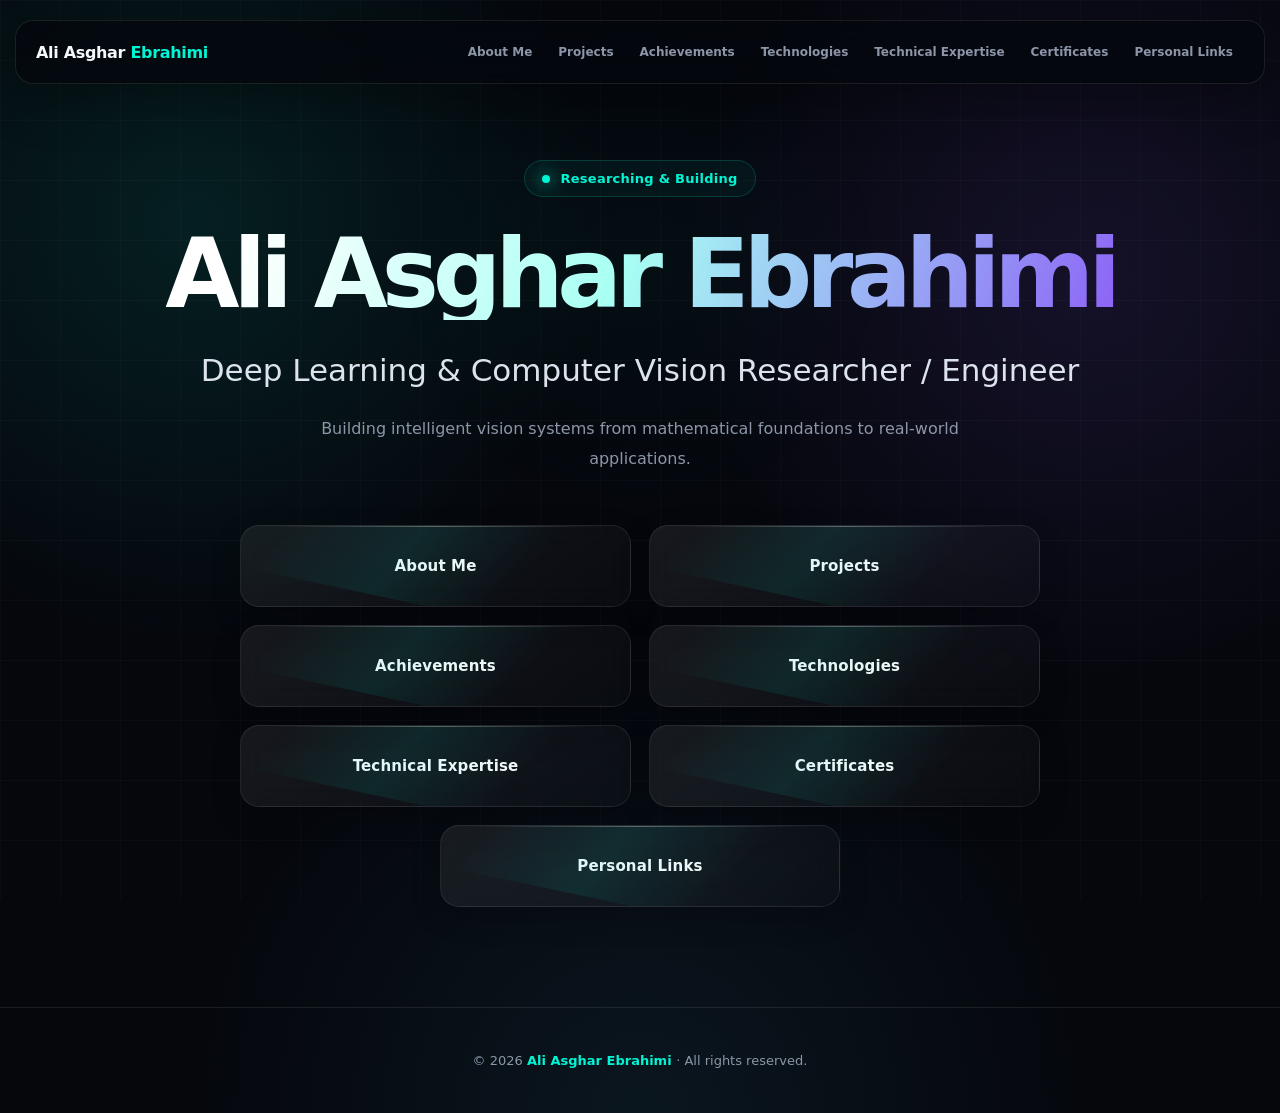
<file: index.html>
<!DOCTYPE html>
<html lang="en">

<head>

    <meta charset="UTF-8">

    <meta
        name="viewport"
        content="width=device-width, initial-scale=1.0"
    >

    <meta
        name="description"
        content="Ali Asghar Ebrahimi — Deep Learning and Computer Vision Researcher and Engineer."
    >

    <meta
        name="author"
        content="Ali Asghar Ebrahimi"
    >

    <title>
        Ali Asghar Ebrahimi
    </title>


    <style>

        /* =========================================
           GLOBAL
        ========================================= */

        * {
            margin: 0;
            padding: 0;
            box-sizing: border-box;
        }


        :root {

            --background: #05070d;

            --background-light: #0a0f19;

            --text: #f5f7fa;

            --muted: #8c96a8;

            --cyan: #00f5d4;

            --blue: #4cc9f0;

            --purple: #8b5cf6;

            --border:
                rgba(255, 255, 255, 0.09);

            --glass:
                rgba(10, 15, 25, 0.72);
        }


        html {

            scroll-behavior: smooth;
        }


        body {

            min-height: 100vh;

            font-family:
                Inter,
                system-ui,
                -apple-system,
                BlinkMacSystemFont,
                "Segoe UI",
                sans-serif;

            color: var(--text);

            background:

                radial-gradient(
                    circle at 15% 20%,
                    rgba(0, 245, 212, 0.10),
                    transparent 30%
                ),

                radial-gradient(
                    circle at 85% 25%,
                    rgba(139, 92, 246, 0.12),
                    transparent 30%
                ),

                radial-gradient(
                    circle at 50% 100%,
                    rgba(76, 201, 240, 0.08),
                    transparent 35%
                ),

                var(--background);

            overflow-x: hidden;
        }


        /* =========================================
           GRID BACKGROUND
        ========================================= */

        body::before {

            content: "";

            position: fixed;

            inset: 0;

            background-image:

                linear-gradient(
                    rgba(255, 255, 255, 0.025) 1px,
                    transparent 1px
                ),

                linear-gradient(
                    90deg,
                    rgba(255, 255, 255, 0.025) 1px,
                    transparent 1px
                );

            background-size: 60px 60px;

            pointer-events: none;

            z-index: -2;
        }


        /* =========================================
           GLOW EFFECTS
        ========================================= */

        body::after {

            content: "";

            position: fixed;

            width: 500px;

            height: 500px;

            top: 30%;

            left: 50%;

            transform: translate(-50%, -50%);

            background:
                radial-gradient(
                    circle,
                    rgba(0, 245, 212, 0.035),
                    transparent 70%
                );

            pointer-events: none;

            z-index: -1;
        }


        /* =========================================
           NAVIGATION
        ========================================= */

        .navbar {

            position: fixed;

            top: 20px;

            left: 50%;

            transform: translateX(-50%);

            width:
                min(
                    1250px,
                    calc(100% - 30px)
                );

            padding: 15px 20px;

            display: flex;

            align-items: center;

            justify-content: space-between;

            gap: 25px;

            background:
                rgba(5, 7, 13, 0.78);

            backdrop-filter:
                blur(22px);

            -webkit-backdrop-filter:
                blur(22px);

            border:
                1px solid var(--border);

            border-radius: 18px;

            box-shadow:
                0 15px 50px
                rgba(0, 0, 0, 0.30);

            z-index: 1000;
        }


        .logo {

            color: var(--text);

            text-decoration: none;

            font-size: 16px;

            font-weight: 750;

            letter-spacing: -0.02em;

            white-space: nowrap;
        }


        .logo span {

            color: var(--cyan);
        }


        .nav-links {

            display: flex;

            align-items: center;

            gap: 4px;

            overflow-x: auto;

            scrollbar-width: none;
        }


        .nav-links::-webkit-scrollbar {

            display: none;
        }


        .nav-links a {

            color: var(--muted);

            text-decoration: none;

            font-size: 12px;

            font-weight: 600;

            white-space: nowrap;

            padding:
                9px 11px;

            border-radius: 9px;

            transition:
                0.25s ease;
        }


        .nav-links a:hover {

            color: var(--text);

            background:
                rgba(0, 245, 212, 0.08);
        }


        /* =========================================
           HERO
        ========================================= */

        .hero {

            min-height: 100vh;

            display: flex;

            align-items: center;

            justify-content: center;

            text-align: center;

            padding:
                160px 25px 100px;
        }


        .hero-content {

            width: 100%;

            max-width: 1000px;

            animation:
                fadeUp 1s ease;
        }


        /* =========================================
           STATUS
        ========================================= */

        .status {

            display: inline-flex;

            align-items: center;

            gap: 10px;

            padding:
                10px 17px;

            margin-bottom: 32px;

            color: var(--cyan);

            background:
                rgba(0, 245, 212, 0.045);

            border:
                1px solid
                rgba(0, 245, 212, 0.18);

            border-radius: 999px;

            font-size: 13px;

            font-weight: 650;

            letter-spacing: 0.02em;
        }


        .status-dot {

            width: 8px;

            height: 8px;

            border-radius: 50%;

            background:
                var(--cyan);

            box-shadow:
                0 0 16px
                var(--cyan);

            animation:
                pulse 2s infinite;
        }


        /* =========================================
           MAIN TITLE
        ========================================= */

        .hero h1 {

            font-size:
                clamp(
                    50px,
                    8vw,
                    96px
                );

            line-height:
                0.95;

            letter-spacing:
                -0.065em;

            margin-bottom:
                30px;

            background:

                linear-gradient(
                    110deg,
                    #ffffff 10%,
                    #a8fff3 48%,
                    #8b5cf6 100%
                );

            -webkit-background-clip:
                text;

            background-clip:
                text;

            color:
                transparent;
        }


        /* =========================================
           SUBTITLE
        ========================================= */

        .hero h2 {

            font-size:
                clamp(
                    19px,
                    3vw,
                    31px
                );

            line-height:
                1.35;

            font-weight:
                500;

            color:
                #dce3ed;

            margin-bottom:
                22px;
        }


        /* =========================================
           DESCRIPTION
        ========================================= */

        .hero-description {

            max-width:
                720px;

            margin:
                0 auto;

            color:
                var(--muted);

            font-size:
                16px;

            line-height:
                1.85;
        }


        /* =========================================
           BUTTON CONTAINER
        ========================================= */

        .hero-buttons {

            display:
                grid;

            grid-template-columns:
                repeat(
                    2,
                    minmax(240px, 1fr)
                );

            gap:
                18px;

            width:
                min(
                    800px,
                    100%
                );

            margin:
                52px auto 0;
        }


        /* =========================================
           BIG BUTTONS
        ========================================= */

        .button {

            position:
                relative;

            min-height:
                82px;

            padding:
                20px 28px;

            display:
                flex;

            align-items:
                center;

            justify-content:
                center;

            text-align:
                center;

            color:
                var(--text);

            text-decoration:
                none;

            font-size:
                15px;

            font-weight:
                700;

            letter-spacing:
                0.01em;

            background:

                linear-gradient(
                    145deg,
                    rgba(255, 255, 255, 0.075),
                    rgba(255, 255, 255, 0.018)
                );

            border:
                1px solid
                var(--border);

            border-radius:
                19px;

            backdrop-filter:
                blur(14px);

            -webkit-backdrop-filter:
                blur(14px);

            box-shadow:
                0 10px 30px
                rgba(0, 0, 0, 0.20);

            overflow:
                hidden;

            transition:

                transform 0.30s ease,

                border-color 0.30s ease,

                background 0.30s ease,

                box-shadow 0.30s ease,

                color 0.30s ease;
        }


        /* Button light sweep */

        .button::before {

            content:
                "";

            position:
                absolute;

            top:
                -120%;

            left:
                -40%;

            width:
                180%;

            height:
                220%;

            background:

                linear-gradient(
                    120deg,
                    transparent 35%,
                    rgba(
                        0,
                        245,
                        212,
                        0.09
                    ),
                    transparent 65%
                );

            transform:
                rotate(12deg);

            transition:
                transform 0.7s ease;

            pointer-events:
                none;
        }


        /* Button top highlight */

        .button::after {

            content:
                "";

            position:
                absolute;

            top:
                0;

            left:
                8%;

            width:
                84%;

            height:
                1px;

            background:

                linear-gradient(
                    90deg,
                    transparent,
                    rgba(255,255,255,0.30),
                    transparent
                );

            pointer-events:
                none;
        }


        /* Hover */

        .button:hover {

            transform:
                translateY(-8px)
                scale(1.015);

            color:
                var(--cyan);

            border-color:
                rgba(
                    0,
                    245,
                    212,
                    0.38
                );

            background:

                linear-gradient(
                    145deg,
                    rgba(
                        0,
                        245,
                        212,
                        0.10
                    ),
                    rgba(
                        139,
                        92,
                        246,
                        0.07
                    )
                );

            box-shadow:

                0 20px 50px
                rgba(0,0,0,0.35),

                0 0 35px
                rgba(
                    0,
                    245,
                    212,
                    0.08
                );
        }


        .button:hover::before {

            transform:
                rotate(12deg)
                translateY(85%);
        }


        .button:active {

            transform:
                translateY(-3px)
                scale(0.99);
        }


        /* Last button */

        .hero-buttons
        .button:last-child {

            grid-column:
                1 / -1;

            width:
                50%;

            justify-self:
                center;
        }


        /* =========================================
           FOOTER
        ========================================= */

        footer {

            text-align:
                center;

            padding:
                45px 20px;

            border-top:
                1px solid
                var(--border);

            color:
                var(--muted);

            font-size:
                13px;
        }


        footer span {

            color:
                var(--cyan);

            font-weight:
                600;
        }


        /* =========================================
           ANIMATIONS
        ========================================= */

        @keyframes fadeUp {

            from {

                opacity:
                    0;

                transform:
                    translateY(30px);
            }

            to {

                opacity:
                    1;

                transform:
                    translateY(0);
            }
        }


        @keyframes pulse {

            0%,
            100% {

                opacity:
                    1;

                transform:
                    scale(1);
            }

            50% {

                opacity:
                    0.4;

                transform:
                    scale(0.75);
            }
        }


        /* =========================================
           TABLET
        ========================================= */

        @media (max-width: 900px) {

            .navbar {

                flex-direction:
                    column;

                align-items:
                    stretch;

                top:
                    10px;

                padding:
                    11px;
            }


            .logo {

                text-align:
                    center;
            }


            .nav-links {

                justify-content:
                    flex-start;
            }


            .hero {

                padding-top:
                    200px;
            }
        }


        /* =========================================
           MOBILE
        ========================================= */

        @media (max-width: 650px) {

            .hero {

                padding:
                    200px 18px 80px;
            }


            .hero h1 {

                font-size:
                    clamp(
                        44px,
                        14vw,
                        65px
                    );
            }


            .hero h2 {

                font-size:
                    19px;
            }


            .hero-description {

                font-size:
                    14px;
            }


            .hero-buttons {

                grid-template-columns:
                    1fr;

                width:
                    min(
                        420px,
                        100%
                    );

                gap:
                    14px;

                margin-top:
                    40px;
            }


            .button {

                min-height:
                    72px;

                font-size:
                    14px;
            }


            .hero-buttons
            .button:last-child {

                grid-column:
                    auto;

                width:
                    100%;
            }
        }


        /* =========================================
           SMALL MOBILE
        ========================================= */

        @media (max-width: 400px) {

            .navbar {

                width:
                    calc(100% - 18px);
            }


            .hero {

                padding-left:
                    14px;

                padding-right:
                    14px;
            }


            .button {

                min-height:
                    68px;

                border-radius:
                    16px;
            }
        }

    </style>

</head>


<body>


    <!-- =========================================
         NAVIGATION
    ========================================= -->

    <header class="navbar">

        <a
            href="index.html"
            class="logo"
        >
            Ali Asghar
            <span>Ebrahimi</span>
        </a>


        <nav class="nav-links">

            <a href="about.html">
                About Me
            </a>

            <a href="projects.html">
                Projects
            </a>

            <a href="achievements.html">
                Achievements
            </a>

            <a href="technologies.html">
                Technologies
            </a>

            <a href="expertise.html">
                Technical Expertise
            </a>

            <a href="certificates.html">
                Certificates
            </a>

            <a href="links.html">
                Personal Links
            </a>

        </nav>

    </header>



    <!-- =========================================
         HERO SECTION
    ========================================= -->

    <main>

        <section class="hero">

            <div class="hero-content">


                <!-- Status -->

                <div class="status">

                    <span class="status-dot"></span>

                    Researching & Building

                </div>



                <!-- Name -->

                <h1>

                    Ali Asghar
                    Ebrahimi

                </h1>



                <!-- Profession -->

                <h2>

                    Deep Learning & Computer Vision
                    Researcher / Engineer

                </h2>



                <!-- Description -->

                <p class="hero-description">

                    Building intelligent vision systems
                    from mathematical foundations
                    to real-world applications.

                </p>



                <!-- Navigation Buttons -->

                <div class="hero-buttons">


                    <a
                        href="about.html"
                        class="button"
                    >
                        About Me
                    </a>


                    <a
                        href="projects.html"
                        class="button"
                    >
                        Projects
                    </a>


                    <a
                        href="achievements.html"
                        class="button"
                    >
                        Achievements
                    </a>


                    <a
                        href="technologies.html"
                        class="button"
                    >
                        Technologies
                    </a>


                    <a
                        href="expertise.html"
                        class="button"
                    >
                        Technical Expertise
                    </a>


                    <a
                        href="certificates.html"
                        class="button"
                    >
                        Certificates
                    </a>


                    <a
                        href="links.html"
                        class="button"
                    >
                        Personal Links
                    </a>

                </div>

            </div>

        </section>

    </main>



    <!-- =========================================
         FOOTER
    ========================================= -->

    <footer>

        © 2026

        <span>
            Ali Asghar Ebrahimi
        </span>

        · All rights reserved.

    </footer>


</body>

</html>
</file>
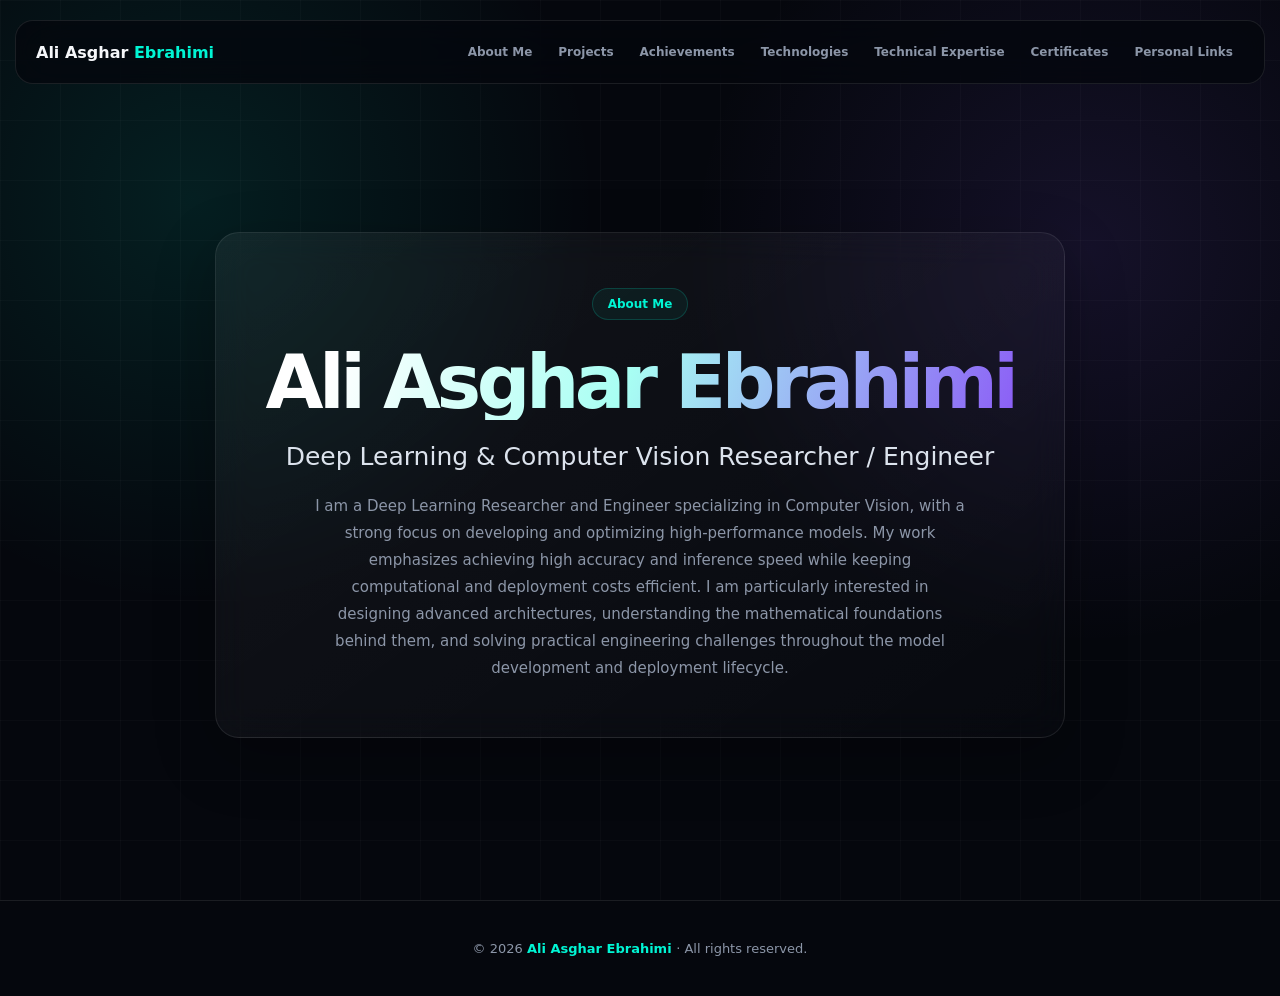
<file: about.html>
<!DOCTYPE html>
<html lang="en">

<head>

    <meta charset="UTF-8">

    <meta
        name="viewport"
        content="width=device-width, initial-scale=1.0"
    >

    <meta
        name="description"
        content="About Ali Asghar Ebrahimi"
    >

    <meta
        name="author"
        content="Ali Asghar Ebrahimi"
    >

    <title>
        About Me — Ali Asghar Ebrahimi
    </title>


    <style>

        * {
            margin: 0;
            padding: 0;
            box-sizing: border-box;
        }


        :root {

            --background: #05070d;

            --text: #f5f7fa;

            --muted: #8c96a8;

            --cyan: #00f5d4;

            --blue: #4cc9f0;

            --purple: #8b5cf6;

            --border:
                rgba(255, 255, 255, 0.09);
        }


        body {

            min-height: 100vh;

            font-family:
                Inter,
                system-ui,
                -apple-system,
                BlinkMacSystemFont,
                "Segoe UI",
                sans-serif;

            color: var(--text);

            background:

                radial-gradient(
                    circle at 15% 20%,
                    rgba(0, 245, 212, 0.10),
                    transparent 30%
                ),

                radial-gradient(
                    circle at 85% 25%,
                    rgba(139, 92, 246, 0.12),
                    transparent 30%
                ),

                var(--background);

            overflow-x: hidden;
        }


        body::before {

            content: "";

            position: fixed;

            inset: 0;

            background-image:

                linear-gradient(
                    rgba(255,255,255,0.025) 1px,
                    transparent 1px
                ),

                linear-gradient(
                    90deg,
                    rgba(255,255,255,0.025) 1px,
                    transparent 1px
                );

            background-size: 60px 60px;

            pointer-events: none;

            z-index: -1;
        }


        /* NAVBAR */

        .navbar {

            position: fixed;

            top: 20px;

            left: 50%;

            transform: translateX(-50%);

            width:
                min(
                    1250px,
                    calc(100% - 30px)
                );

            padding: 15px 20px;

            display: flex;

            align-items: center;

            justify-content: space-between;

            gap: 25px;

            background:
                rgba(5, 7, 13, 0.78);

            backdrop-filter:
                blur(22px);

            border:
                1px solid var(--border);

            border-radius: 18px;

            z-index: 1000;
        }


        .logo {

            color: var(--text);

            text-decoration: none;

            font-size: 16px;

            font-weight: 750;

            white-space: nowrap;
        }


        .logo span {
            color: var(--cyan);
        }


        .nav-links {

            display: flex;

            gap: 4px;

            overflow-x: auto;

            scrollbar-width: none;
        }


        .nav-links::-webkit-scrollbar {
            display: none;
        }


        .nav-links a {

            color: var(--muted);

            text-decoration: none;

            font-size: 12px;

            font-weight: 600;

            white-space: nowrap;

            padding: 9px 11px;

            border-radius: 9px;

            transition: 0.25s ease;
        }


        .nav-links a:hover {

            color: var(--text);

            background:
                rgba(0, 245, 212, 0.08);
        }


        /* ABOUT */

        main {

            min-height: 100vh;

            display: flex;

            align-items: center;

            justify-content: center;

            padding: 170px 20px 100px;
        }


        .about {

            width: 100%;

            max-width: 850px;

            text-align: center;

            padding: 55px 45px;

            background:
                linear-gradient(
                    145deg,
                    rgba(255,255,255,0.055),
                    rgba(255,255,255,0.012)
                );

            border:
                1px solid var(--border);

            border-radius: 24px;

            backdrop-filter:
                blur(18px);

            box-shadow:
                0 20px 60px
                rgba(0,0,0,0.28);
        }


        .about-label {

            display: inline-block;

            margin-bottom: 25px;

            padding: 8px 15px;

            color: var(--cyan);

            background:
                rgba(0,245,212,0.05);

            border:
                1px solid
                rgba(0,245,212,0.18);

            border-radius: 999px;

            font-size: 12px;

            font-weight: 650;
        }


        .about h1 {

            font-size:
                clamp(
                    45px,
                    8vw,
                    75px
                );

            line-height: 1;

            letter-spacing:
                -0.06em;

            margin-bottom: 22px;

            background:
                linear-gradient(
                    110deg,
                    #ffffff 10%,
                    #a8fff3 48%,
                    #8b5cf6 100%
                );

            -webkit-background-clip: text;

            background-clip: text;

            color: transparent;
        }


        .about h2 {

            color: #dce3ed;

            font-size:
                clamp(
                    18px,
                    3vw,
                    25px
                );

            font-weight: 500;

            margin-bottom: 22px;
        }


        .about p {

            max-width: 650px;

            margin: 0 auto;

            color: var(--muted);

            font-size: 15px;

            line-height: 1.8;
        }


        /* FOOTER */

        footer {

            text-align: center;

            padding: 40px 20px;

            border-top:
                1px solid var(--border);

            color: var(--muted);

            font-size: 13px;
        }


        footer span {
            color: var(--cyan);
            font-weight: 600;
        }


        /* MOBILE */

        @media (max-width: 900px) {

            .navbar {

                flex-direction: column;

                top: 10px;

                padding: 11px;
            }


            .logo {
                text-align: center;
            }


            main {
                padding-top: 205px;
            }
        }


        @media (max-width: 500px) {

            .about {

                padding:
                    40px 25px;

                border-radius: 20px;
            }


            .about p {
                font-size: 14px;
            }
        }

    </style>

</head>


<body>


    <header class="navbar">

        <a
            href="index.html"
            class="logo"
        >
            Ali Asghar
            <span>Ebrahimi</span>
        </a>


        <nav class="nav-links">

            <a href="about.html">
                About Me
            </a>

            <a href="projects.html">
                Projects
            </a>

            <a href="achievements.html">
                Achievements
            </a>

            <a href="technologies.html">
                Technologies
            </a>

            <a href="expertise.html">
                Technical Expertise
            </a>

            <a href="certificates.html">
                Certificates
            </a>

            <a href="links.html">
                Personal Links
            </a>

        </nav>

    </header>


    <main>

        <section class="about">

            <div class="about-label">
                About Me
            </div>


            <h1>
                Ali Asghar Ebrahimi
            </h1>


            <h2>
                Deep Learning & Computer Vision Researcher / Engineer
            </h2>


            <p>
                I am a Deep Learning Researcher and Engineer specializing in Computer Vision, with a strong focus on developing and optimizing high-performance models. My work emphasizes achieving high accuracy and inference speed while keeping computational and deployment costs efficient. I am particularly interested in designing advanced architectures, understanding the mathematical foundations behind them, and solving practical engineering challenges throughout the model development and deployment lifecycle.
            </p>

        </section>

    </main>


    <footer>

        © 2026

        <span>
            Ali Asghar Ebrahimi
        </span>

        · All rights reserved.

    </footer>


</body>

</html>
</file>
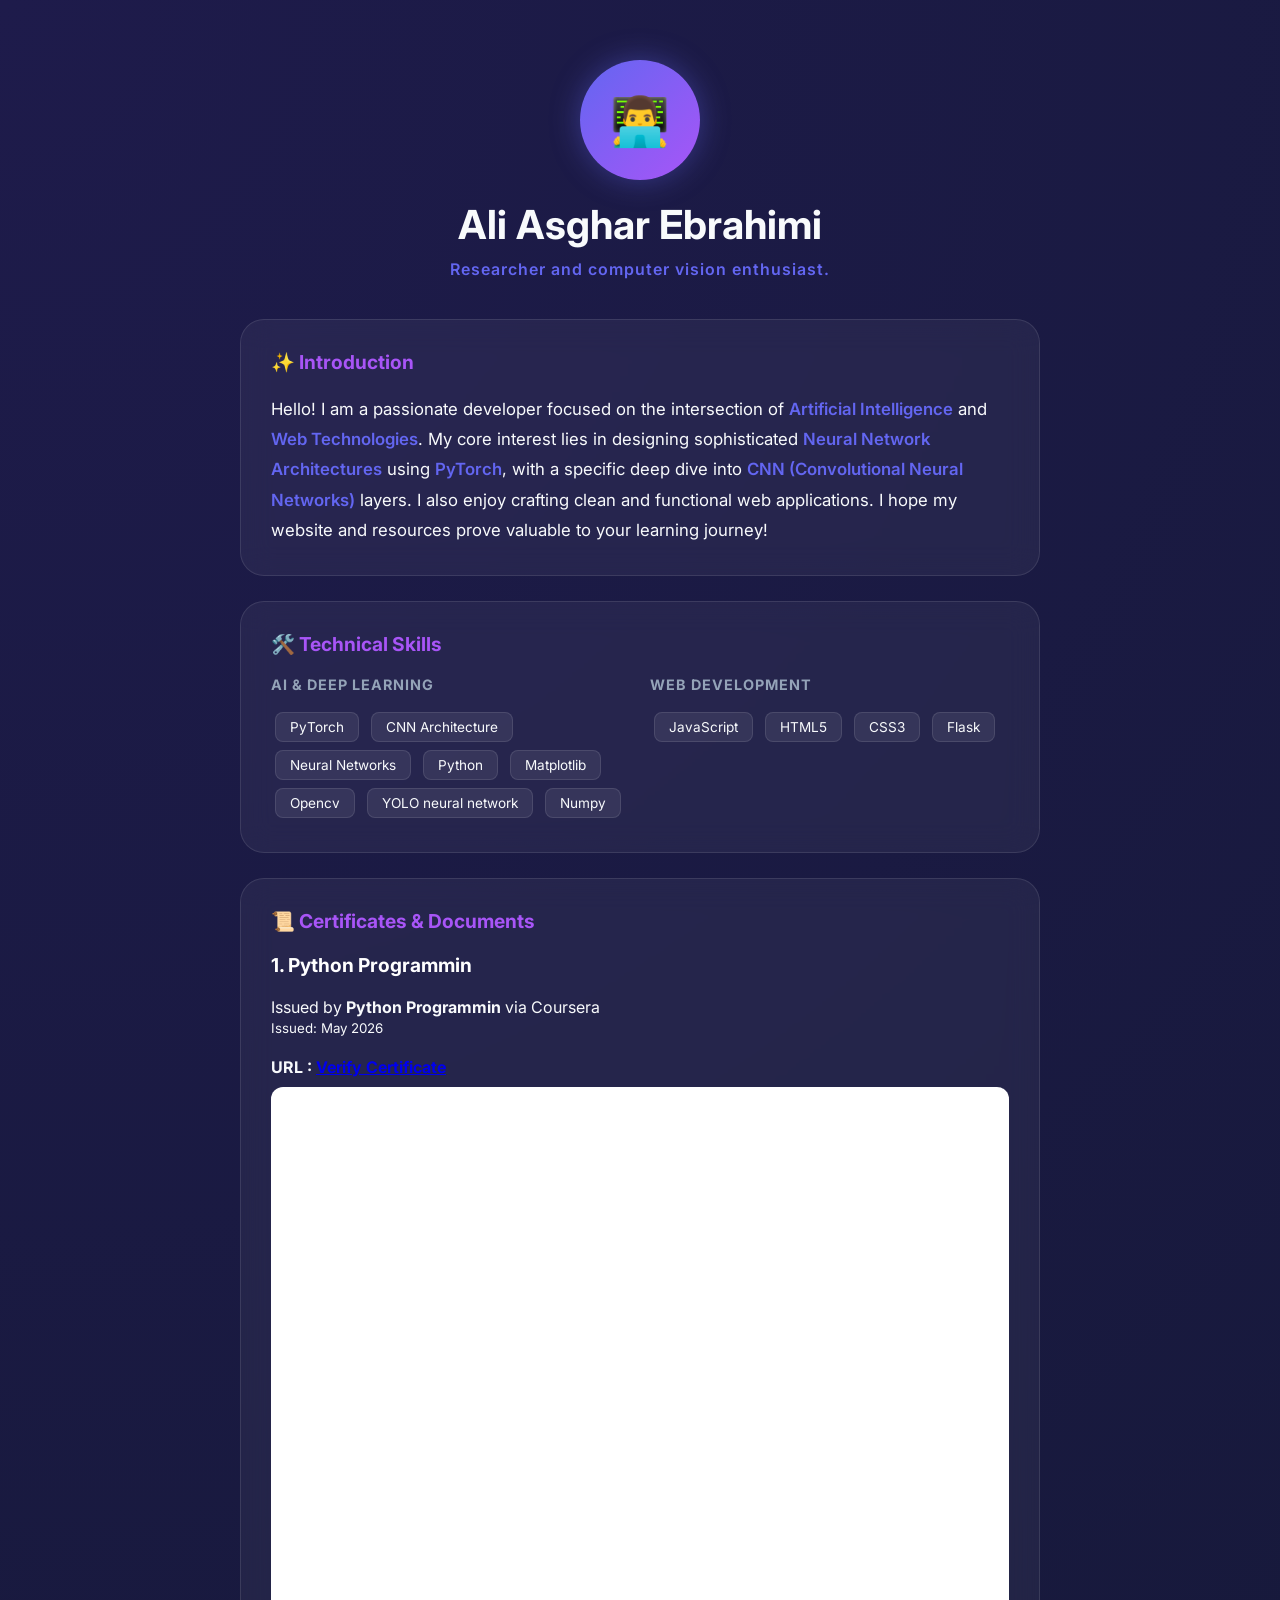
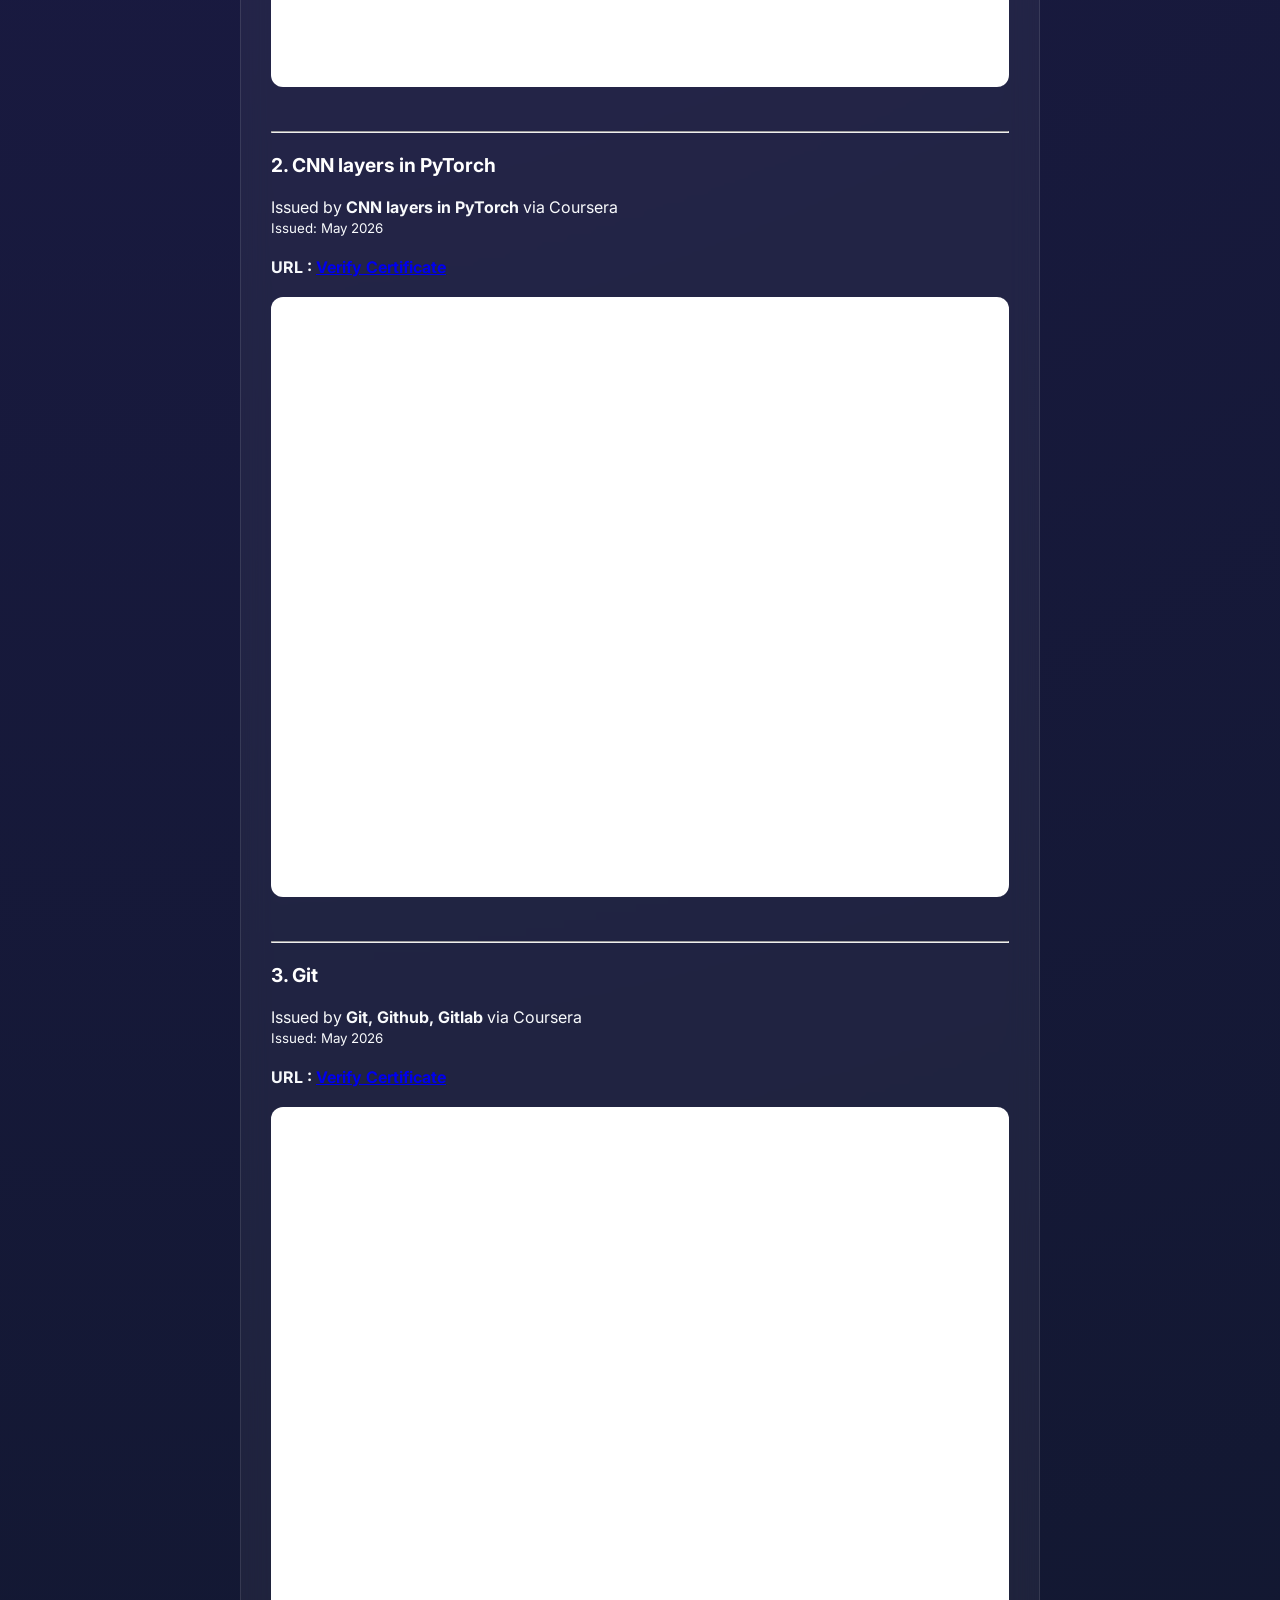
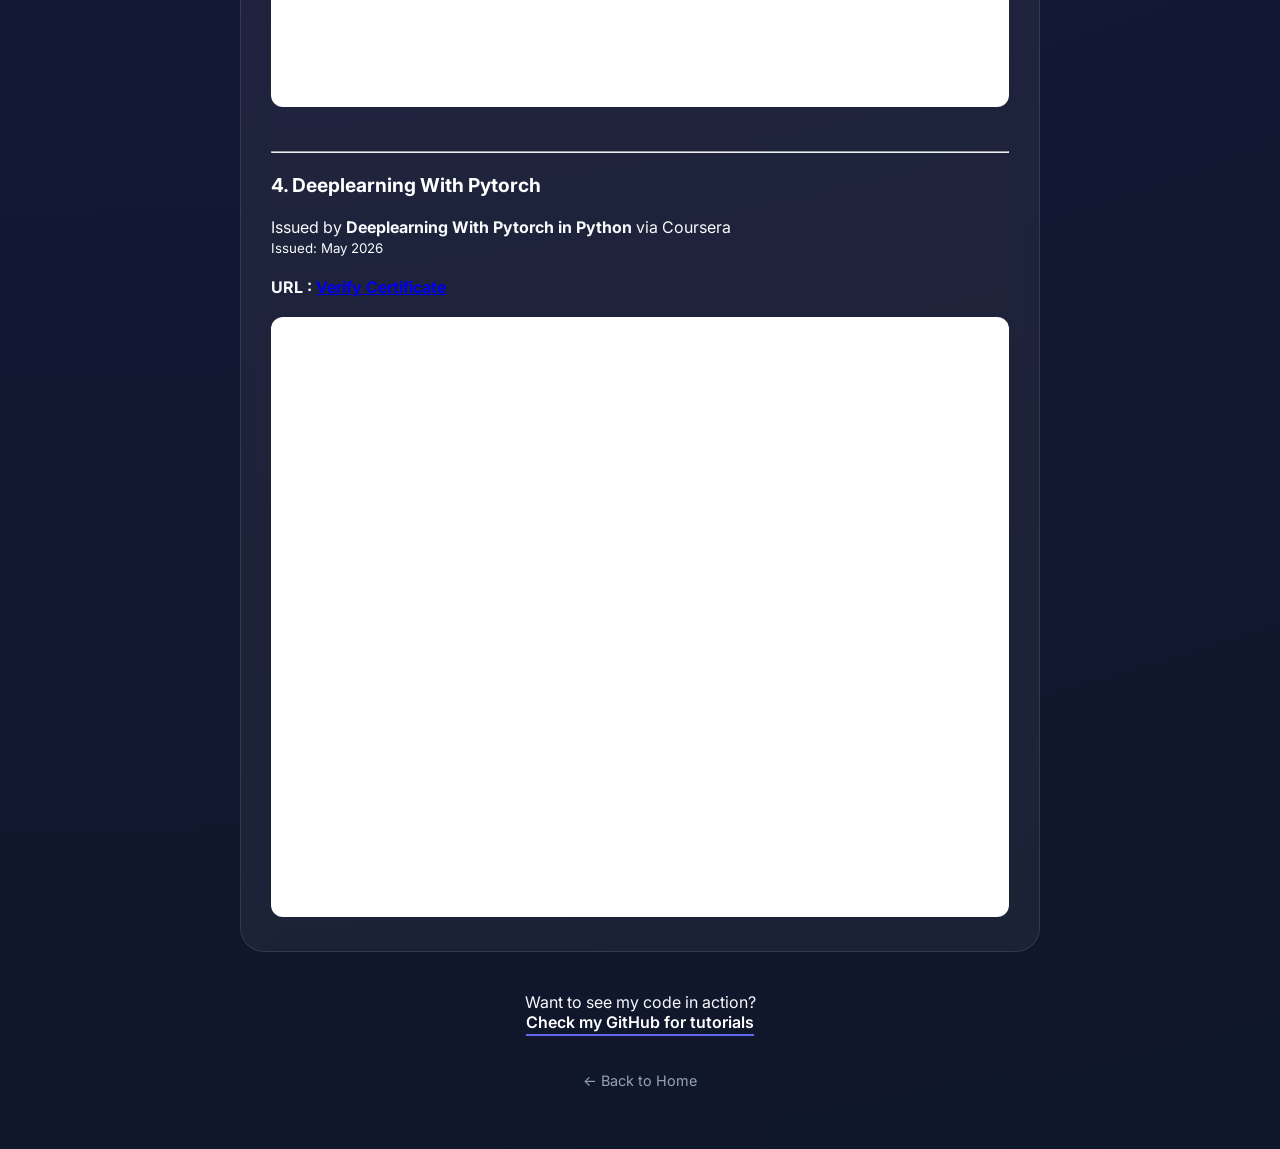
<file: About.html>
<!DOCTYPE html>
<html lang="en">
<head>
    <meta charset="UTF-8">
    <meta name="viewport" content="width=device-width, initial-scale=1.0">
    <title>About Me | Ali Asghar Ebrahimi</title>
    <style>
        @import url('https://fonts.googleapis.com/css2?family=Inter:wght@300;400;600;800&display=swap');

        :root {
            --primary: #6366f1;
            --secondary: #a855f7;
            --bg-dark: #0f172a;
            --glass: rgba(255, 255, 255, 0.05);
            --glass-border: rgba(255, 255, 255, 0.1);
            --text-main: #f8fafc;
            --text-dim: #94a3b8;
        }

        * { margin: 0; padding: 0; box-sizing: border-box; }

        body {
            font-family: 'Inter', sans-serif;
            background: radial-gradient(circle at top left, #1e1b4b, #0f172a);
            color: var(--text-main);
            min-height: 100vh;
            padding: 60px 20px;
            display: flex;
            justify-content: center;
        }

        .container {
            width: 100%;
            max-width: 800px;
            animation: fadeIn 1s ease-out;
        }

        @keyframes fadeIn {
            from { opacity: 0; }
            to { opacity: 1; }
        }

        .profile-section {
            text-align: center;
            margin-bottom: 40px;
        }

        .avatar-circle {
            width: 120px;
            height: 120px;
            margin: 0 auto 20px;
            background: linear-gradient(135deg, var(--primary), var(--secondary));
            border-radius: 50%;
            display: flex;
            justify-content: center;
            align-items: center;
            font-size: 3rem;
            box-shadow: 0 0 30px rgba(99, 102, 241, 0.4);
        }

        h1 { font-size: 2.5rem; margin-bottom: 10px; }
        .subtitle { color: var(--primary); font-weight: 600; letter-spacing: 1px; margin-bottom: 30px; }

        /* کارت‌ها */
        .glass-card {
            background: var(--glass);
            backdrop-filter: blur(15px);
            -webkit-backdrop-filter: blur(15px);
            border: 1px solid var(--glass-border);
            border-radius: 24px;
            padding: 30px;
            margin-bottom: 25px;
        }

        h2 {
            font-size: 1.2rem;
            margin-bottom: 20px;
            display: flex;
            align-items: center;
            gap: 10px;
            color: var(--secondary);
        }

        .bio-text {
            line-height: 1.8;
            color: var(--text-main);
            font-size: 1.05rem;
        }

        /* بخش مهارت‌ها */
        .skills-grid {
            display: grid;
            grid-template-columns: repeat(auto-fit, minmax(200px, 1fr));
            gap: 20px;
        }

        .skill-group h3 {
            font-size: 0.9rem;
            color: var(--text-dim);
            margin-bottom: 15px;
            text-transform: uppercase;
            letter-spacing: 1px;
        }

        .skill-tag {
            display: inline-block;
            background: rgba(255, 255, 255, 0.08);
            padding: 6px 14px;
            border-radius: 8px;
            font-size: 0.85rem;
            margin: 4px;
            border: 1px solid var(--glass-border);
            transition: all 0.3s;
        }

        .skill-tag:hover {
            background: var(--primary);
            transform: translateY(-3px);
        }

        .highlight {
            color: var(--primary);
            font-weight: 600;
        }

        /* فوتر مخصوص این صفحه */
        .about-footer {
            text-align: center;
            margin-top: 40px;
        }

        .cta-link {
            color: white;
            text-decoration: none;
            font-weight: 600;
            border-bottom: 2px solid var(--primary);
            padding-bottom: 2px;
            transition: all 0.3s;
        }

        .cta-link:hover {
            color: var(--secondary);
            border-color: var(--secondary);
        }

        .back-btn {
            display: block;
            text-align: center;
            margin-top: 40px;
            text-decoration: none;
            color: var(--text-dim);
            font-size: 0.9rem;
        }

        @media (max-width: 600px) {
            h1 { font-size: 2rem; }
            .skills-grid { grid-template-columns: 1fr; }
        }
    </style>
</head>
<body>

    <div class="container">
        <!-- بخش پروفایل -->
        <section class="profile-section">
            <div class="avatar-circle">👨‍💻</div>
            <h1>Ali Asghar Ebrahimi</h1>
            <p class="subtitle">Researcher and computer vision enthusiast.</p>
        </section>

        <!-- بخش بیوگرافی -->
        <section class="glass-card">
            <h2>✨ Introduction</h2>
            <p class="bio-text">
                Hello! I am a passionate developer focused on the intersection of <span class="highlight">Artificial Intelligence</span> and <span class="highlight">Web Technologies</span>. 
                My core interest lies in designing sophisticated <span class="highlight">Neural Network Architectures</span> using <span class="highlight">PyTorch</span>, with a specific deep dive into <span class="highlight">CNN (Convolutional Neural Networks)</span> layers. 
                I also enjoy crafting clean and functional web applications. I hope my website and resources prove valuable to your learning journey!
            </p>
        </section>

        <!-- بخش مهارت‌ها -->
        <section class="glass-card">
            <h2>🛠️ Technical Skills</h2>
            <div class="skills-grid">
                <!-- گروه هوش مصنوعی -->
                <div class="skill-group">
                    <h3>AI & Deep Learning</h3>
                    <span class="skill-tag">PyTorch</span>
                    <span class="skill-tag">CNN Architecture</span>
                    <span class="skill-tag">Neural Networks</span>
                    <span class="skill-tag">Python</span>
                    <span class="skill-tag">Matplotlib</span>
                    <span class="skill-tag">Opencv</span>
                    <span class="skill-tag">YOLO neural network</span>
                    <span class="skill-tag">Numpy</span>
                </div>
                <!-- گروه وب -->
                <div class="skill-group">
                    <h3>Web Development</h3>
                    <span class="skill-tag">JavaScript</span>
                    <span class="skill-tag">HTML5</span>
                    <span class="skill-tag">CSS3</span>
                    <span class="skill-tag">Flask</span>
                </div>
            </div>
        </section>
<section class="glass-card">
    <h2>📜 Certificates & Documents</h2>
    <div style="display: flex; flex-direction: column; gap: 20px;">
        
        <!-- مدرک اول -->

         <div class="certificate-item">
            <h2 style="color: white;">1. Python Programmin</h2>
            <p>Issued by <strong>Python Programmin</strong> via Coursera</p>
            <p><small>Issued: May 2026</small></p>
            <br>
            <h4>URL : <a href="About.html" class="btn">Verify Certificate</a></h4>
        <div>
            <h3 style="color: var(--text-dim); margin-bottom: 10px; font-size: 0.9rem;"></h3>
            <iframe src="./01.pdf" width="100%" height="600px" style="border: 1px solid var(--glass-border); border-radius: 12px; background: white;"></iframe>
            <br>
            <br>
            <br>
            <hr>
        </div>

        <!-- مدرک دوم -->
        <div>
        <div class="certificate-item">
            <br>
            <h2 style="color: white;">2. CNN layers in PyTorch</h2>
            <p>Issued by <strong>CNN layers in PyTorch</strong> via Coursera</p>
            <p><small>Issued: May 2026</small></p>
            <br>
            <h4>URL : <a href="About.html" class="btn">Verify Certificate</a></h4>
            <br>
        </div>
            <iframe src="02.pdf" width="100%" height="600px" style="border: 1px solid var(--glass-border); border-radius: 12px; background: white;"></iframe>
            <br>
            <br>
            <br>
            <hr>
        </div>

        <!-- مدرک سوم -->

        <div>
        <div class="certificate-item">
            <br>
            <h2 style="color: white;">3. Git</h2>
            <p>Issued by <strong>Git, Github, Gitlab</strong> via Coursera</p>
            <p><small>Issued: May 2026</small></p>
            <br>
            <h4>URL : <a href="About.html" class="btn">Verify Certificate</a></h4>
            <br>
        </div>
            <iframe src="02.pdf" width="100%" height="600px" style="border: 1px solid var(--glass-border); border-radius: 12px; background: white;"></iframe>
            <br>
            <br>
            <br>
            <hr>
        </div>

        <!-- مدرک چهارم -->

        <div>
        <div class="certificate-item">
            <br>
            <h2 style="color: white;">4. Deeplearning With Pytorch</h2>
            <p>Issued by <strong>Deeplearning With Pytorch in Python</strong> via Coursera</p>
            <p><small>Issued: May 2026</small></p>
            <br>
            <h4>URL : <a href="About.html" class="btn">Verify Certificate</a></h4>
            <br>
        </div>
            <iframe src="02.pdf" width="100%" height="600px" style="border: 1px solid var(--glass-border); border-radius: 12px; background: white;"></iframe>
            <br>
        </div>

</section>


        <!-- بخش دعوت به اقدام -->
        <footer class="about-footer">
            <p>Want to see my code in action?</p>
            <a href="https://github.com/aliasgharebrahimi" target="_blank" class="cta-link">Check my GitHub for tutorials</a>
            
            <a href="index.html" class="back-btn">← Back to Home</a>
        </footer>
    </div>

</body>
</html>
</file>
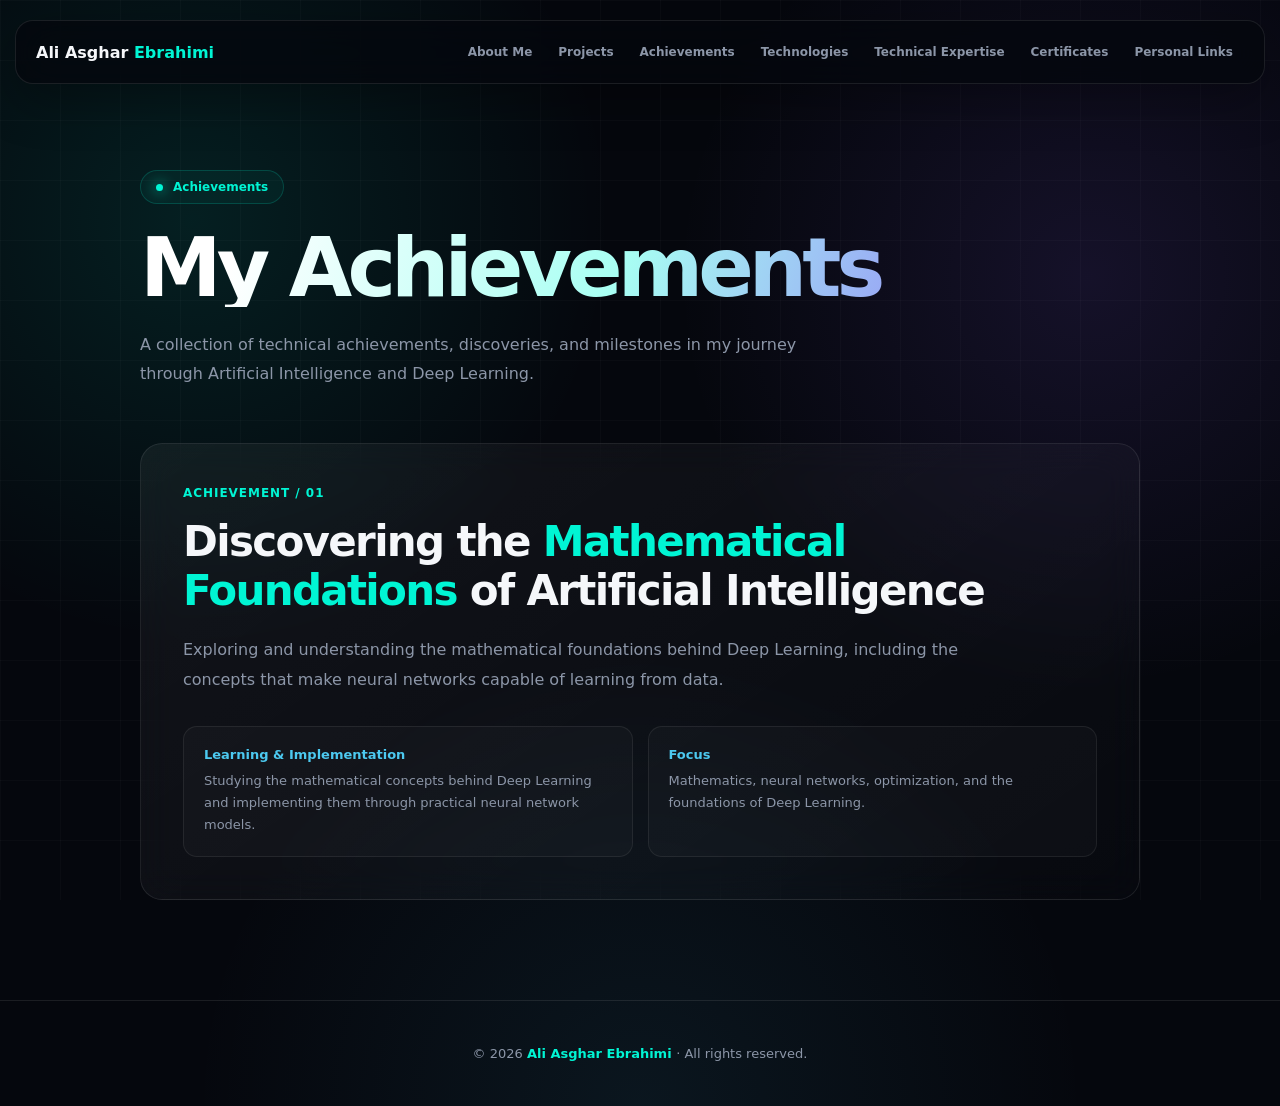
<file: achievements.html>
<!DOCTYPE html>
<html lang="en">

<head>

    <meta charset="UTF-8">

    <meta
        name="viewport"
        content="width=device-width, initial-scale=1.0"
    >

    <meta
        name="description"
        content="Achievements — Ali Asghar Ebrahimi"
    >

    <meta
        name="author"
        content="Ali Asghar Ebrahimi"
    >

    <title>
        Achievements — Ali Asghar Ebrahimi
    </title>


    <style>

        * {
            margin: 0;
            padding: 0;
            box-sizing: border-box;
        }


        :root {

            --background: #05070d;

            --text: #f5f7fa;

            --muted: #8c96a8;

            --cyan: #00f5d4;

            --blue: #4cc9f0;

            --purple: #8b5cf6;

            --border:
                rgba(255, 255, 255, 0.09);
        }


        html {
            scroll-behavior: smooth;
        }


        body {

            min-height: 100vh;

            font-family:
                Inter,
                system-ui,
                -apple-system,
                BlinkMacSystemFont,
                "Segoe UI",
                sans-serif;

            color: var(--text);

            background:

                radial-gradient(
                    circle at 15% 20%,
                    rgba(0, 245, 212, 0.10),
                    transparent 30%
                ),

                radial-gradient(
                    circle at 85% 25%,
                    rgba(139, 92, 246, 0.12),
                    transparent 30%
                ),

                radial-gradient(
                    circle at 50% 100%,
                    rgba(76, 201, 240, 0.08),
                    transparent 35%
                ),

                var(--background);

            overflow-x: hidden;
        }


        /* =========================================
           GRID BACKGROUND
        ========================================= */

        body::before {

            content: "";

            position: fixed;

            inset: 0;

            background-image:

                linear-gradient(
                    rgba(255, 255, 255, 0.025) 1px,
                    transparent 1px
                ),

                linear-gradient(
                    90deg,
                    rgba(255, 255, 255, 0.025) 1px,
                    transparent 1px
                );

            background-size: 60px 60px;

            pointer-events: none;

            z-index: -1;
        }


        /* =========================================
           NAVIGATION
        ========================================= */

        .navbar {

            position: fixed;

            top: 20px;

            left: 50%;

            transform: translateX(-50%);

            width:
                min(
                    1250px,
                    calc(100% - 30px)
                );

            padding: 15px 20px;

            display: flex;

            align-items: center;

            justify-content: space-between;

            gap: 25px;

            background:
                rgba(5, 7, 13, 0.78);

            backdrop-filter:
                blur(22px);

            -webkit-backdrop-filter:
                blur(22px);

            border:
                1px solid var(--border);

            border-radius: 18px;

            box-shadow:
                0 15px 50px
                rgba(0, 0, 0, 0.30);

            z-index: 1000;
        }


        .logo {

            color: var(--text);

            text-decoration: none;

            font-size: 16px;

            font-weight: 750;

            white-space: nowrap;
        }


        .logo span {
            color: var(--cyan);
        }


        .nav-links {

            display: flex;

            align-items: center;

            gap: 4px;

            overflow-x: auto;

            scrollbar-width: none;
        }


        .nav-links::-webkit-scrollbar {
            display: none;
        }


        .nav-links a {

            color: var(--muted);

            text-decoration: none;

            font-size: 12px;

            font-weight: 600;

            white-space: nowrap;

            padding: 9px 11px;

            border-radius: 9px;

            transition: 0.25s ease;
        }


        .nav-links a:hover {

            color: var(--text);

            background:
                rgba(0, 245, 212, 0.08);
        }


        /* =========================================
           MAIN
        ========================================= */

        main {

            width:
                min(
                    1000px,
                    calc(100% - 36px)
                );

            margin:
                0 auto;

            padding:
                170px 0 100px;
        }


        /* =========================================
           PAGE HEADER
        ========================================= */

        .page-header {

            margin-bottom:
                55px;
        }


        .status {

            display:
                inline-flex;

            align-items:
                center;

            gap:
                10px;

            padding:
                9px 15px;

            margin-bottom:
                25px;

            color:
                var(--cyan);

            background:
                rgba(
                    0,
                    245,
                    212,
                    0.045
                );

            border:
                1px solid
                rgba(
                    0,
                    245,
                    212,
                    0.18
                );

            border-radius:
                999px;

            font-size:
                12px;

            font-weight:
                650;
        }


        .status-dot {

            width:
                7px;

            height:
                7px;

            border-radius:
                50%;

            background:
                var(--cyan);

            box-shadow:
                0 0 14px
                var(--cyan);
        }


        .page-header h1 {

            font-size:
                clamp(
                    48px,
                    8vw,
                    82px
                );

            line-height:
                0.95;

            letter-spacing:
                -0.06em;

            margin-bottom:
                24px;

            background:

                linear-gradient(
                    110deg,
                    #ffffff 10%,
                    #a8fff3 48%,
                    #8b5cf6 100%
                );

            -webkit-background-clip:
                text;

            background-clip:
                text;

            color:
                transparent;
        }


        .page-header p {

            max-width:
                700px;

            color:
                var(--muted);

            font-size:
                16px;

            line-height:
                1.8;
        }


        /* =========================================
           ACHIEVEMENT
        ========================================= */

        .achievement {

            position:
                relative;

            padding:
                42px;

            background:

                linear-gradient(
                    145deg,
                    rgba(
                        255,
                        255,
                        255,
                        0.055
                    ),
                    rgba(
                        255,
                        255,
                        255,
                        0.012
                    )
                );

            border:
                1px solid
                var(--border);

            border-radius:
                22px;

            backdrop-filter:
                blur(18px);

            -webkit-backdrop-filter:
                blur(18px);

            overflow:
                hidden;

            transition:
                0.3s ease;
        }


        .achievement:hover {

            transform:
                translateY(-5px);

            border-color:
                rgba(
                    0,
                    245,
                    212,
                    0.30
                );

            box-shadow:

                0 20px 55px
                rgba(
                    0,
                    0,
                    0,
                    0.30
                ),

                0 0 35px
                rgba(
                    0,
                    245,
                    212,
                    0.05
                );
        }


        .achievement-number {

            color:
                var(--cyan);

            font-size:
                12px;

            font-weight:
                750;

            letter-spacing:
                0.08em;

            margin-bottom:
                18px;
        }


        .achievement h2 {

            color:
                var(--text);

            font-size:
                clamp(
                    27px,
                    5vw,
                    42px
                );

            line-height:
                1.15;

            letter-spacing:
                -0.04em;

            margin-bottom:
                20px;
        }


        .achievement h2 span {

            color:
                var(--cyan);
        }


        .achievement-description {

            max-width:
                780px;

            color:
                var(--muted);

            font-size:
                16px;

            line-height:
                1.9;

            margin-bottom:
                30px;
        }


        /* =========================================
           SUB SECTION
        ========================================= */

        .achievement-details {

            display:
                grid;

            grid-template-columns:
                repeat(
                    2,
                    1fr
                );

            gap:
                15px;
        }


        .detail {

            padding:
                20px;

            background:
                rgba(
                    255,
                    255,
                    255,
                    0.025
                );

            border:
                1px solid
                rgba(
                    255,
                    255,
                    255,
                    0.07
                );

            border-radius:
                14px;
        }


        .detail-title {

            color:
                var(--blue);

            font-size:
                13px;

            font-weight:
                700;

            margin-bottom:
                8px;
        }


        .detail p {

            color:
                var(--muted);

            font-size:
                13px;

            line-height:
                1.7;
        }


        /* =========================================
           FOOTER
        ========================================= */

        footer {

            text-align:
                center;

            padding:
                45px 20px;

            border-top:
                1px solid
                var(--border);

            color:
                var(--muted);

            font-size:
                13px;
        }


        footer span {

            color:
                var(--cyan);

            font-weight:
                600;
        }


        /* =========================================
           MOBILE
        ========================================= */

        @media (max-width: 900px) {

            .navbar {

                flex-direction:
                    column;

                top:
                    10px;

                padding:
                    11px;
            }


            .logo {
                text-align: center;
            }


            main {
                padding-top:
                    200px;
            }
        }


        @media (max-width: 600px) {

            main {

                width:
                    calc(100% - 28px);
            }


            .achievement {

                padding:
                    28px 22px;

                border-radius:
                    18px;
            }


            .achievement-details {

                grid-template-columns:
                    1fr;
            }


            .achievement-description {

                font-size:
                    14px;
            }
        }

    </style>

</head>


<body>


    <!-- =========================================
         NAVIGATION
    ========================================= -->

    <header class="navbar">

        <a
            href="index.html"
            class="logo"
        >
            Ali Asghar
            <span>Ebrahimi</span>
        </a>


        <nav class="nav-links">

            <a href="about.html">
                About Me
            </a>

            <a href="projects.html">
                Projects
            </a>

            <a href="achievements.html">
                Achievements
            </a>

            <a href="technologies.html">
                Technologies
            </a>

            <a href="expertise.html">
                Technical Expertise
            </a>

            <a href="certificates.html">
                Certificates
            </a>

            <a href="links.html">
                Personal Links
            </a>

        </nav>

    </header>



    <!-- =========================================
         MAIN
    ========================================= -->

    <main>


        <section class="page-header">

            <div class="status">

                <span class="status-dot"></span>

                Achievements

            </div>


            <h1>
                My Achievements
            </h1>


            <p>
                A collection of technical achievements,
                discoveries, and milestones in my journey
                through Artificial Intelligence and Deep Learning.
            </p>

        </section>



        <!-- =========================================
             ACHIEVEMENT #01
        ========================================= -->

        <article class="achievement">

            <div class="achievement-number">
                ACHIEVEMENT / 01
            </div>


            <h2>
                Discovering the
                <span>Mathematical Foundations</span>
                of Artificial Intelligence
            </h2>


            <p class="achievement-description">

                Exploring and understanding the mathematical
                foundations behind Deep Learning, including
                the concepts that make neural networks capable
                of learning from data.

            </p>


            <div class="achievement-details">


                <div class="detail">

                    <div class="detail-title">
                        Learning & Implementation
                    </div>

                    <p>

                        Studying the mathematical concepts behind
                        Deep Learning and implementing them through
                        practical neural network models.

                    </p>

                </div>


                <div class="detail">

                    <div class="detail-title">
                        Focus
                    </div>

                    <p>

                        Mathematics, neural networks,
                        optimization, and the foundations
                        of Deep Learning.

                    </p>

                </div>


            </div>

        </article>


    </main>



    <!-- =========================================
         FOOTER
    ========================================= -->

    <footer>

        © 2026

        <span>
            Ali Asghar Ebrahimi
        </span>

        · All rights reserved.

    </footer>


</body>

</html>
</file>
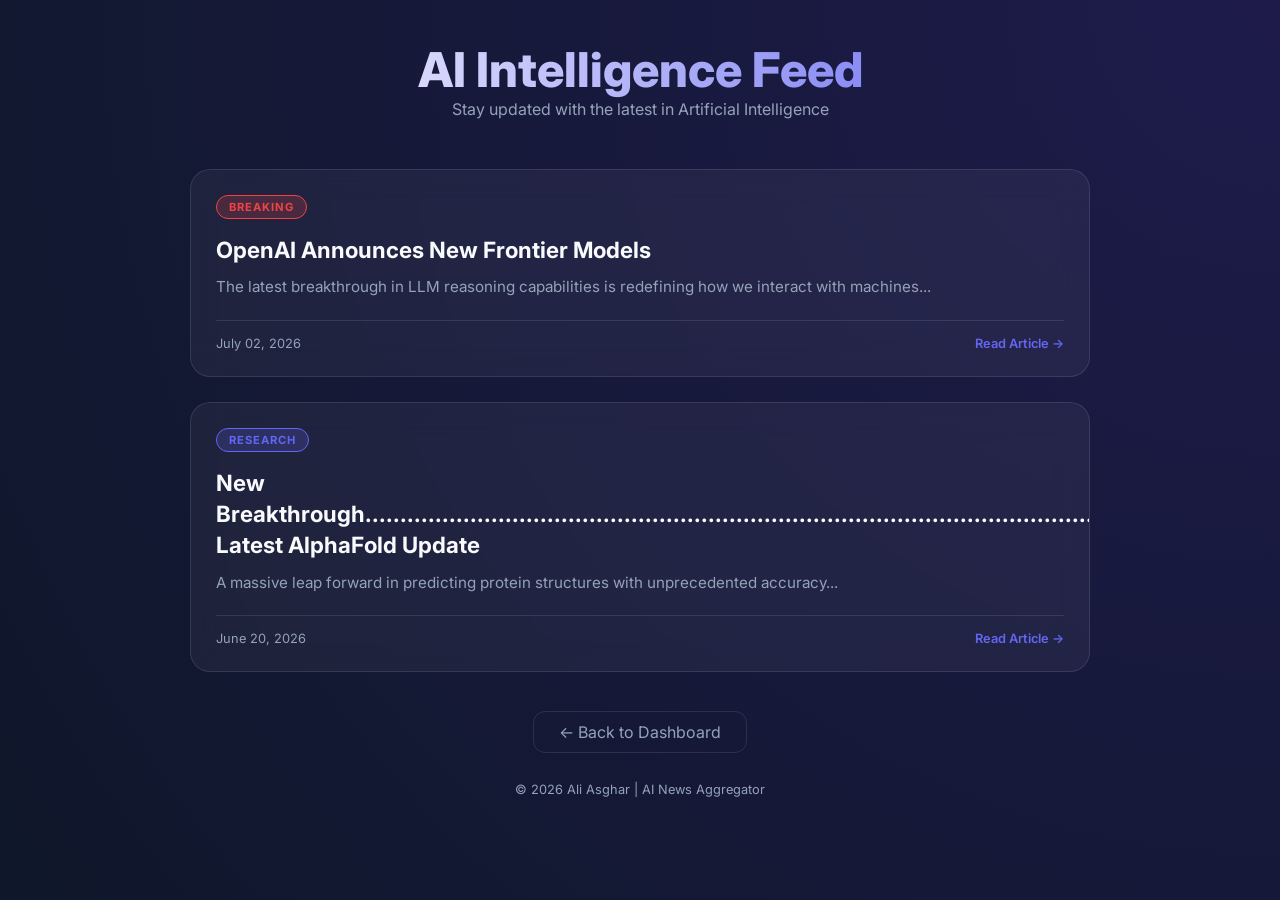
<file: AI_News.html>
<!DOCTYPE html>
<html lang="en">
<head>
    <meta charset="UTF-8">
    <meta name="viewport" content="width=device-width, initial-scale=1.0">
    <title>AI News Feed | Ali Asghar</title>
    <style>
        @import url('https://fonts.googleapis.com/css2?family=Inter:wght@300;400;600;800&display=swap');

        :root {
            --primary: #6366f1;
            --secondary: #a855f7;
            --accent: #22c55e; /* رنگ سبز برای اخبار فوری */
            --bg-dark: #0f172a;
            --glass: rgba(255, 255, 255, 0.05);
            --glass-border: rgba(255, 255, 255, 0.1);
            --text-main: #f8fafc;
            --text-dim: #94a3b8;
        }

        * { margin: 0; padding: 0; box-sizing: border-box; }

        body {
            font-family: 'Inter', sans-serif;
            background: radial-gradient(circle at top right, #1e1b4b, #0f172a);
            color: var(--text-main);
            min-height: 100vh;
            padding: 40px 20px;
            display: flex;
            justify-content: center;
        }

        .container {
            width: 100%;
            max-width: 900px;
            animation: fadeIn 0.8s ease-out;
        }

        @keyframes fadeIn {
            from { opacity: 0; transform: translateY(20px); }
            to { opacity: 1; transform: translateY(0); }
        }

        header {
            text-align: center;
            margin-bottom: 50px;
        }

        h1 {
            font-size: 3rem;
            font-weight: 800;
            background: linear-gradient(to right, #fff, var(--primary));
            -webkit-background-clip: text;
            -webkit-text-fill-color: transparent;
        }

        .news-feed {
            display: flex;
            flex-direction: column;
            gap: 25px;
        }

        /* استایل کارت خبر */
        .news-card {
            background: var(--glass);
            backdrop-filter: blur(15px);
            -webkit-backdrop-filter: blur(15px);
            border: 1px solid var(--glass-border);
            border-radius: 20px;
            padding: 25px;
            text-decoration: none;
            color: inherit;
            transition: all 0.3s cubic-bezier(0.4, 0, 0.2, 1);
            display: flex;
            flex-direction: column;
            position: relative;
            overflow: hidden;
        }

        .news-card:hover {
            transform: scale(1.02);
            background: rgba(255, 255, 255, 0.08);
            border-color: var(--primary);
            box-shadow: 0 20px 30px -10px rgba(0, 0, 0, 0.5);
        }

        /* نشان دسته‌بندی (Badge) */
        .badge {
            display: inline-block;
            padding: 4px 12px;
            border-radius: 50px;
            font-size: 0.7rem;
            font-weight: 700;
            text-transform: uppercase;
            letter-spacing: 1px;
            margin-bottom: 15px;
            width: fit-content;
        }

        .badge-breaking { background: rgba(239, 68, 68, 0.2); color: #ef4444; border: 1px solid #ef4444; }
        .badge-research { background: rgba(99, 102, 241, 0.2); color: var(--primary); border: 1px solid var(--primary); }
        .badge-industry { background: rgba(168, 85, 247, 0.2); color: var(--secondary); border: 1px solid var(--secondary); }

        .news-card h3 {
            font-size: 1.4rem;
            margin-bottom: 10px;
            line-height: 1.4;
        }

        .news-card p {
            color: var(--text-dim);
            font-size: 0.95rem;
            line-height: 1.6;
        }

        .news-meta {
            margin-top: 20px;
            display: flex;
            justify-content: space-between;
            align-items: center;
            font-size: 0.8rem;
            color: var(--text-dim);
            border-top: 1px solid var(--glass-border);
            padding-top: 15px;
        }

        .read-more {
            color: var(--primary);
            font-weight: 600;
        }

        .back-nav {
            margin-top: 50px;
            text-align: center;
        }

        .btn-back {
            text-decoration: none;
            color: var(--text-dim);
            padding: 10px 25px;
            border: 1px solid var(--glass-border);
            border-radius: 12px;
            transition: all 0.3s;
        }

        .btn-back:hover {
            background: var(--glass);
            color: white;
        }

        @media (max-width: 600px) {
            h1 { font-size: 2rem; }
            .news-card { padding: 20px; }
        }
    </style>
</head>
<body>

    <div class="container">
        <header>
            <h1>AI Intelligence Feed</h1>
            <p style="color: var(--text-dim)">Stay updated with the latest in Artificial Intelligence</p>
        </header>

        <div class="news-feed">
            
            <!-- خبر اول: Breaking News -->
            <a href="https://openai.com/news/" target="_blank" class="news-card">
                <span class="badge badge-breaking">Breaking</span>
                <h3>OpenAI Announces New Frontier Models</h3>
                <p>The latest breakthrough in LLM reasoning capabilities is redefining how we interact with machines...</p>
                <div class="news-meta">
                    <span>July 02, 2026</span>
                    <span class="read-more">Read Article &rarr;</span>
                </div>
            </a>

            <!-- خبر دوم: Research -->
            <a href="https://arxiv.org/" target="_blank" class="news-card">
                <span class="badge badge-research">Research</span>
                <h3>New Breakthrough.....................................................................................................................................................................................................................................................................................................................................................................................................................................................................................................................................................................................................................................................................................................................................................................................................................................................................................................................................................................................................................................................................................................................................................................................................................................Mind's Latest AlphaFold Update</h3>
                <p>A massive leap forward in predicting protein structures with unprecedented accuracy...</p>
                <div class="news-meta">
                    <span>June 20, 2026</span>
                    <span class="read-more">Read Article &rarr;</span>
                </div>
            </a>

        </div>

        <div class="back-nav">
            <a href="index.html" class="btn-back">&larr; Back to Dashboard</a>
        </div>

        <footer style="text-align: center; margin-top: 40px; color: var(--text-dim); font-size: 0.8rem;">
            &copy; 2026 Ali Asghar | AI News Aggregator
        </footer>
    </div>

</body>
</html>
</file>
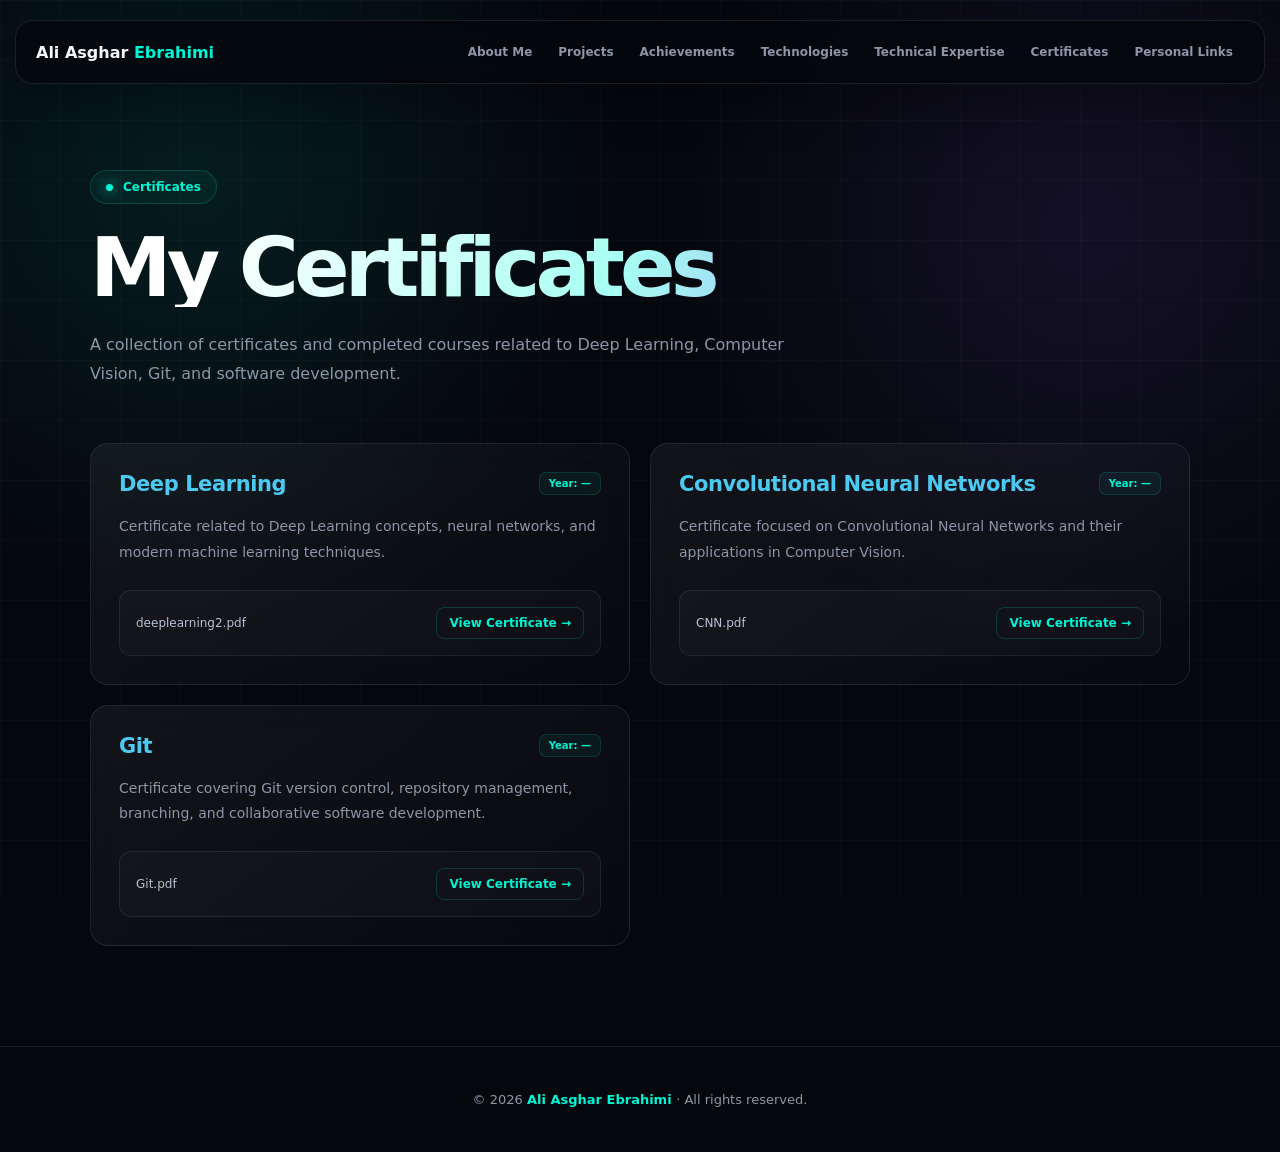
<file: certificates.html>
<!DOCTYPE html>
<html lang="en">

<head>

    <meta charset="UTF-8">

    <meta
        name="viewport"
        content="width=device-width, initial-scale=1.0"
    >

    <meta
        name="description"
        content="Certificates — Ali Asghar Ebrahimi"
    >

    <meta
        name="author"
        content="Ali Asghar Ebrahimi"
    >

    <title>
        Certificates — Ali Asghar Ebrahimi
    </title>


    <style>

        * {
            margin: 0;
            padding: 0;
            box-sizing: border-box;
        }


        :root {

            --background: #05070d;

            --text: #f5f7fa;

            --muted: #8c96a8;

            --cyan: #00f5d4;

            --blue: #4cc9f0;

            --purple: #8b5cf6;

            --border:
                rgba(255, 255, 255, 0.09);
        }


        html {
            scroll-behavior: smooth;
        }


        body {

            min-height: 100vh;

            font-family:
                Inter,
                system-ui,
                -apple-system,
                BlinkMacSystemFont,
                "Segoe UI",
                sans-serif;

            color: var(--text);

            background:

                radial-gradient(
                    circle at 15% 15%,
                    rgba(0, 245, 212, 0.09),
                    transparent 30%
                ),

                radial-gradient(
                    circle at 85% 20%,
                    rgba(139, 92, 246, 0.11),
                    transparent 30%
                ),

                var(--background);

            overflow-x: hidden;
        }


        /* =========================================
           GRID BACKGROUND
        ========================================= */

        body::before {

            content: "";

            position: fixed;

            inset: 0;

            background-image:

                linear-gradient(
                    rgba(255,255,255,0.025) 1px,
                    transparent 1px
                ),

                linear-gradient(
                    90deg,
                    rgba(255,255,255,0.025) 1px,
                    transparent 1px
                );

            background-size: 60px 60px;

            pointer-events: none;

            z-index: -1;
        }


        /* =========================================
           NAVBAR
        ========================================= */

        .navbar {

            position: fixed;

            top: 20px;

            left: 50%;

            transform: translateX(-50%);

            width:
                min(
                    1250px,
                    calc(100% - 30px)
                );

            padding: 15px 20px;

            display: flex;

            align-items: center;

            justify-content: space-between;

            gap: 25px;

            background:
                rgba(5, 7, 13, 0.78);

            backdrop-filter:
                blur(22px);

            -webkit-backdrop-filter:
                blur(22px);

            border:
                1px solid var(--border);

            border-radius: 18px;

            box-shadow:
                0 15px 50px
                rgba(0, 0, 0, 0.30);

            z-index: 1000;
        }


        .logo {

            color: var(--text);

            text-decoration: none;

            font-size: 16px;

            font-weight: 750;

            white-space: nowrap;
        }


        .logo span {
            color: var(--cyan);
        }


        .nav-links {

            display: flex;

            align-items: center;

            gap: 4px;

            overflow-x: auto;

            scrollbar-width: none;
        }


        .nav-links::-webkit-scrollbar {
            display: none;
        }


        .nav-links a {

            color: var(--muted);

            text-decoration: none;

            font-size: 12px;

            font-weight: 600;

            white-space: nowrap;

            padding: 9px 11px;

            border-radius: 9px;

            transition: 0.25s ease;
        }


        .nav-links a:hover {

            color: var(--text);

            background:
                rgba(0, 245, 212, 0.08);
        }


        /* =========================================
           MAIN
        ========================================= */

        main {

            width:
                min(
                    1100px,
                    calc(100% - 36px)
                );

            margin:
                0 auto;

            padding:
                170px 0 100px;
        }


        /* =========================================
           HEADER
        ========================================= */

        .page-header {

            margin-bottom: 55px;
        }


        .status {

            display: inline-flex;

            align-items: center;

            gap: 10px;

            padding:
                9px 15px;

            margin-bottom:
                25px;

            color:
                var(--cyan);

            background:
                rgba(0, 245, 212, 0.045);

            border:
                1px solid
                rgba(0, 245, 212, 0.18);

            border-radius:
                999px;

            font-size:
                12px;

            font-weight:
                650;
        }


        .status-dot {

            width: 7px;

            height: 7px;

            border-radius: 50%;

            background:
                var(--cyan);

            box-shadow:
                0 0 14px
                var(--cyan);
        }


        .page-header h1 {

            font-size:
                clamp(
                    48px,
                    8vw,
                    82px
                );

            line-height:
                0.95;

            letter-spacing:
                -0.06em;

            margin-bottom:
                24px;

            background:

                linear-gradient(
                    110deg,
                    #ffffff 10%,
                    #a8fff3 48%,
                    #8b5cf6 100%
                );

            -webkit-background-clip:
                text;

            background-clip:
                text;

            color:
                transparent;
        }


        .page-header p {

            max-width:
                700px;

            color:
                var(--muted);

            font-size:
                16px;

            line-height:
                1.8;
        }


        /* =========================================
           CERTIFICATES GRID
        ========================================= */

        .certificates-grid {

            display:
                grid;

            grid-template-columns:
                repeat(
                    2,
                    minmax(0, 1fr)
                );

            gap:
                20px;
        }


        /* =========================================
           CERTIFICATE CARD
        ========================================= */

        .certificate-card {

            position:
                relative;

            padding:
                28px;

            background:

                linear-gradient(
                    145deg,
                    rgba(255,255,255,0.055),
                    rgba(255,255,255,0.012)
                );

            border:
                1px solid
                var(--border);

            border-radius:
                18px;

            backdrop-filter:
                blur(16px);

            -webkit-backdrop-filter:
                blur(16px);

            overflow:
                hidden;

            transition:
                transform 0.28s ease,
                border-color 0.28s ease,
                box-shadow 0.28s ease;
        }


        .certificate-card::before {

            content:
                "";

            position:
                absolute;

            width:
                260px;

            height:
                260px;

            top:
                -170px;

            right:
                -100px;

            background:

                radial-gradient(
                    circle,
                    rgba(
                        0,
                        245,
                        212,
                        0.12
                    ),
                    transparent 70%
                );

            opacity:
                0;

            transition:
                opacity 0.3s ease;
        }


        .certificate-card:hover {

            transform:
                translateY(-6px);

            border-color:
                rgba(
                    0,
                    245,
                    212,
                    0.30
                );

            box-shadow:

                0 18px 45px
                rgba(0,0,0,0.28),

                0 0 30px
                rgba(
                    0,
                    245,
                    212,
                    0.05
                );
        }


        .certificate-card:hover::before {
            opacity: 1;
        }


        /* =========================================
           CERTIFICATE HEADER
        ========================================= */

        .certificate-header {

            display:
                flex;

            align-items:
                flex-start;

            justify-content:
                space-between;

            gap:
                15px;

            margin-bottom:
                18px;
        }


        .certificate-name {

            color:
                var(--blue);

            font-size:
                21px;

            font-weight:
                750;

            letter-spacing:
                -0.02em;
        }


        .certificate-year {

            padding:
                5px 9px;

            color:
                var(--cyan);

            background:
                rgba(
                    0,
                    245,
                    212,
                    0.05
                );

            border:
                1px solid
                rgba(
                    0,
                    245,
                    212,
                    0.14
                );

            border-radius:
                7px;

            font-size:
                10px;

            font-weight:
                650;

            white-space:
                nowrap;
        }


        /* =========================================
           DESCRIPTION
        ========================================= */

        .certificate-description {

            color:
                var(--muted);

            font-size:
                14px;

            line-height:
                1.8;

            margin-bottom:
                25px;
        }


        /* =========================================
           PDF AREA
        ========================================= */

        .pdf-box {

            display:
                flex;

            align-items:
                center;

            justify-content:
                space-between;

            gap:
                15px;

            padding:
                16px;

            background:
                rgba(
                    255,
                    255,
                    255,
                    0.025
                );

            border:
                1px solid
                rgba(
                    255,
                    255,
                    255,
                    0.07
                );

            border-radius:
                12px;
        }


        .pdf-name {

            color:
                #b8c2d3;

            font-size:
                12px;

            overflow:
                hidden;

            text-overflow:
                ellipsis;

            white-space:
                nowrap;
        }


        .view-button {

            color:
                var(--cyan);

            text-decoration:
                none;

            font-size:
                12px;

            font-weight:
                700;

            padding:
                8px 12px;

            border:
                1px solid
                rgba(
                    0,
                    245,
                    212,
                    0.18
                );

            border-radius:
                8px;

            white-space:
                nowrap;

            transition:
                0.25s ease;
        }


        .view-button:hover {

            color:
                #ffffff;

            background:
                rgba(
                    0,
                    245,
                    212,
                    0.08
                );

            border-color:
                rgba(
                    0,
                    245,
                    212,
                    0.35
                );
        }


        /* =========================================
           FOOTER
        ========================================= */

        footer {

            text-align:
                center;

            padding:
                45px 20px;

            border-top:
                1px solid
                var(--border);

            color:
                var(--muted);

            font-size:
                13px;
        }


        footer span {

            color:
                var(--cyan);

            font-weight:
                600;
        }


        /* =========================================
           MOBILE
        ========================================= */

        @media (max-width: 900px) {

            .navbar {

                flex-direction:
                    column;

                top:
                    10px;

                padding:
                    11px;
            }


            .logo {
                text-align: center;
            }


            .nav-links {
                justify-content: flex-start;
            }


            main {
                padding-top: 195px;
            }


            .certificates-grid {

                grid-template-columns:
                    1fr;
            }
        }


        @media (max-width: 500px) {

            main {

                width:
                    calc(100% - 28px);

                padding-top:
                    205px;
            }


            .certificate-card {

                padding:
                    22px;

                border-radius:
                    16px;
            }


            .certificate-name {
                font-size: 19px;
            }


            .certificate-description {
                font-size: 13px;
            }


            .pdf-box {

                align-items:
                    flex-start;

                flex-direction:
                    column;
            }


            .view-button {
                width: 100%;
                text-align: center;
            }
        }

    </style>

</head>


<body>


    <!-- =========================================
         NAVIGATION
    ========================================= -->

    <header class="navbar">

        <a
            href="index.html"
            class="logo"
        >
            Ali Asghar
            <span>Ebrahimi</span>
        </a>


        <nav class="nav-links">

            <a href="about.html">
                About Me
            </a>

            <a href="projects.html">
                Projects
            </a>

            <a href="achievements.html">
                Achievements
            </a>

            <a href="technologies.html">
                Technologies
            </a>

            <a href="expertise.html">
                Technical Expertise
            </a>

            <a href="certificates.html">
                Certificates
            </a>

            <a href="links.html">
                Personal Links
            </a>

        </nav>

    </header>


    <!-- =========================================
         MAIN
    ========================================= -->

    <main>


        <section class="page-header">

            <div class="status">

                <span class="status-dot"></span>

                Certificates

            </div>


            <h1>
                My Certificates
            </h1>


            <p>
                A collection of certificates and completed
                courses related to Deep Learning, Computer Vision,
                Git, and software development.
            </p>

        </section>



        <!-- =========================================
             CERTIFICATES
        ========================================= -->

        <section class="certificates-grid">


            <!-- Deep Learning -->

            <article class="certificate-card">

                <div class="certificate-header">

                    <h2 class="certificate-name">
                        Deep Learning
                    </h2>

                    <span class="certificate-year">
                        Year: —
                    </span>

                </div>


                <p class="certificate-description">

                    Certificate related to Deep Learning concepts,
                    neural networks, and modern machine learning
                    techniques.

                </p>


                <div class="pdf-box">

                    <span class="pdf-name">
                        deeplearning2.pdf
                    </span>

                    <a
                        href="deeplearning2.pdf"
                        target="_blank"
                        class="view-button"
                    >
                        View Certificate →
                    </a>

                </div>

            </article>



            <!-- CNN -->

            <article class="certificate-card">

                <div class="certificate-header">

                    <h2 class="certificate-name">
                        Convolutional Neural Networks
                    </h2>

                    <span class="certificate-year">
                        Year: —
                    </span>

                </div>


                <p class="certificate-description">

                    Certificate focused on Convolutional Neural
                    Networks and their applications in
                    Computer Vision.

                </p>


                <div class="pdf-box">

                    <span class="pdf-name">
                        CNN.pdf
                    </span>

                    <a
                        href="CNN.pdf"
                        target="_blank"
                        class="view-button"
                    >
                        View Certificate →
                    </a>

                </div>

            </article>



            <!-- Git -->

            <article class="certificate-card">

                <div class="certificate-header">

                    <h2 class="certificate-name">
                        Git
                    </h2>

                    <span class="certificate-year">
                        Year: —
                    </span>

                </div>


                <p class="certificate-description">

                    Certificate covering Git version control,
                    repository management, branching, and
                    collaborative software development.

                </p>


                <div class="pdf-box">

                    <span class="pdf-name">
                        Git.pdf
                    </span>

                    <a
                        href="Git.pdf"
                        target="_blank"
                        class="view-button"
                    >
                        View Certificate →
                    </a>

                </div>

            </article>


        </section>

    </main>


    <!-- =========================================
         FOOTER
    ========================================= -->

    <footer>

        © 2026

        <span>
            Ali Asghar Ebrahimi
        </span>

        · All rights reserved.

    </footer>


</body>

</html>
</file>
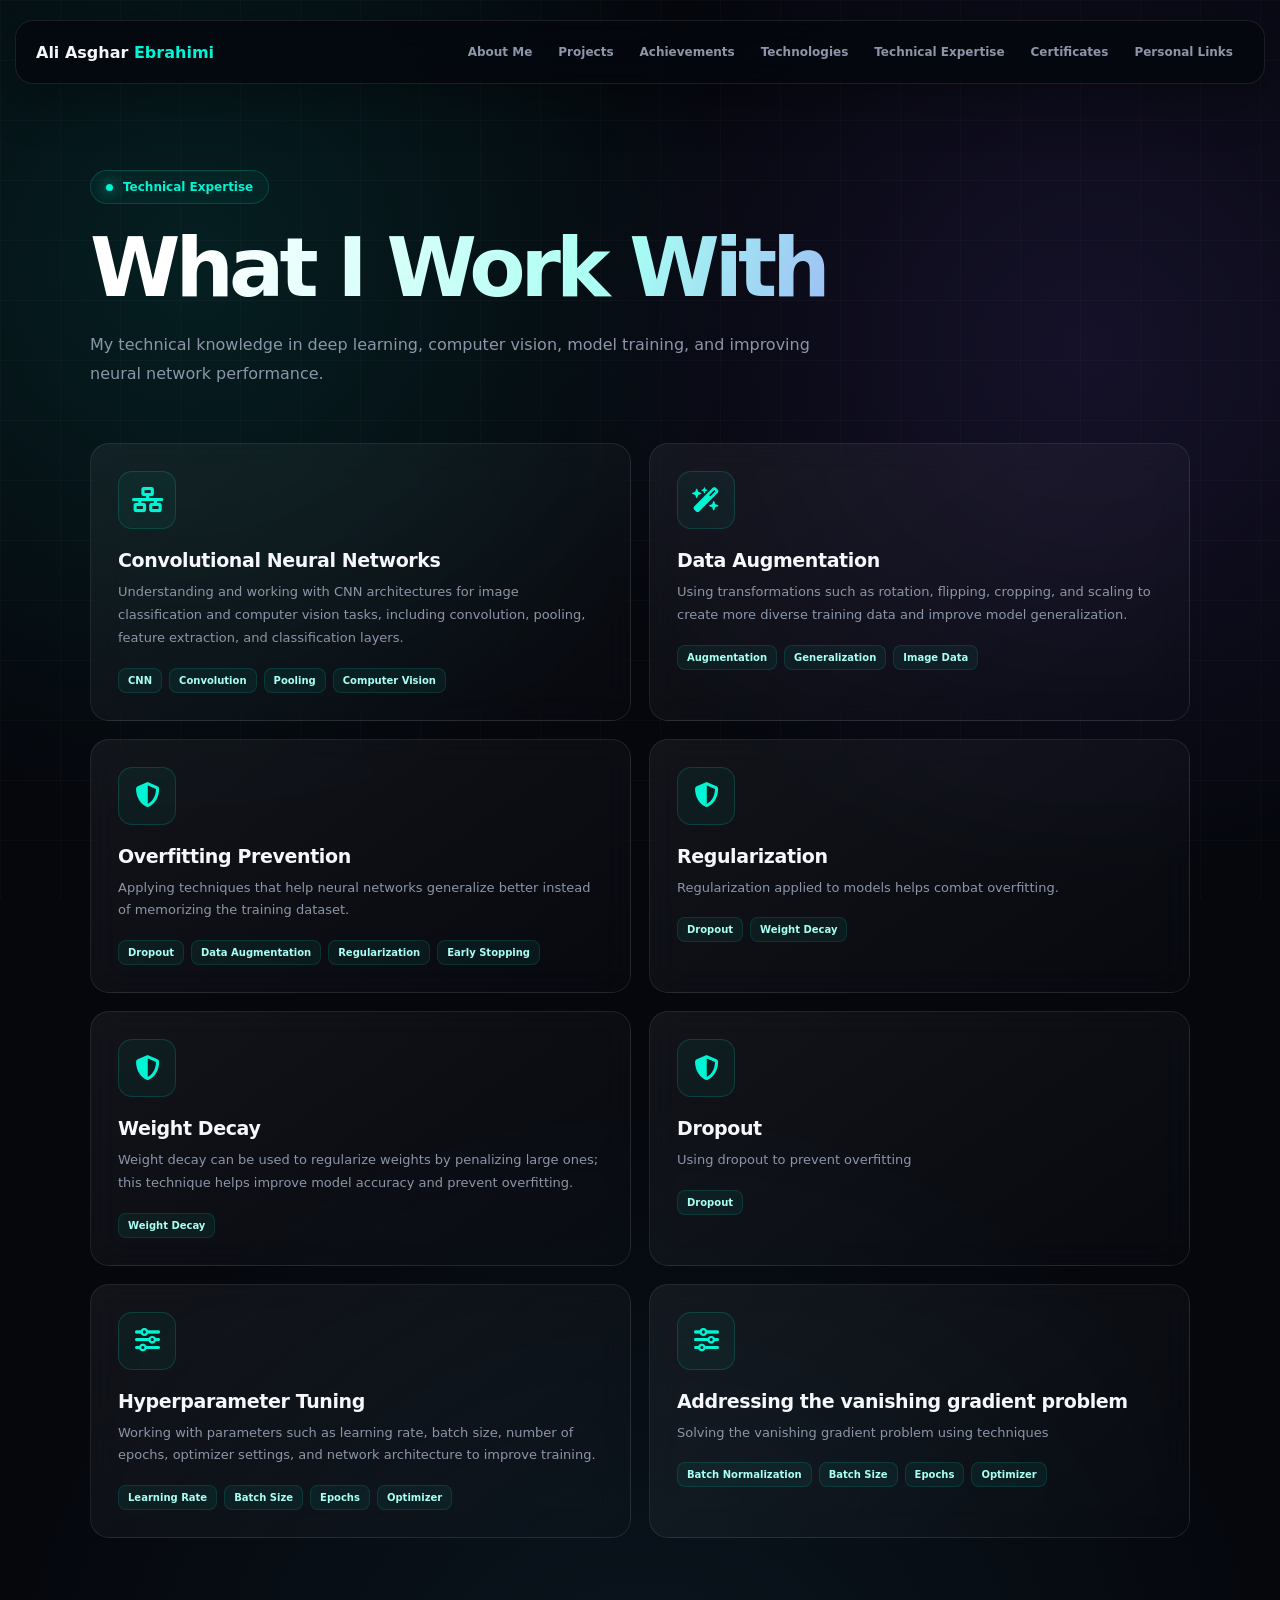
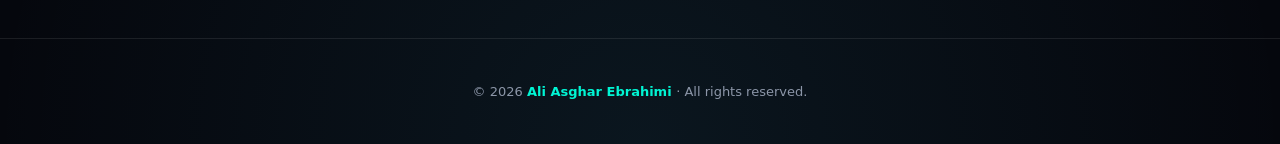
<file: expertise.html>
<!DOCTYPE html>
<html lang="en">

<head>

    <meta charset="UTF-8">

    <meta
        name="viewport"
        content="width=device-width, initial-scale=1.0"
    >

    <meta
        name="description"
        content="Technical Expertise — Ali Asghar Ebrahimi"
    >

    <meta
        name="author"
        content="Ali Asghar Ebrahimi"
    >

    <title>
        Technical Expertise — Ali Asghar Ebrahimi
    </title>


    <!-- Font Awesome -->

    <link
        rel="stylesheet"
        href="https://cdnjs.cloudflare.com/ajax/libs/font-awesome/6.5.2/css/all.min.css"
    >


    <style>

        * {
            margin: 0;
            padding: 0;
            box-sizing: border-box;
        }


        :root {

            --background: #05070d;

            --text: #f5f7fa;

            --muted: #8c96a8;

            --cyan: #00f5d4;

            --blue: #4cc9f0;

            --purple: #8b5cf6;

            --border:
                rgba(255, 255, 255, 0.09);
        }


        html {
            scroll-behavior: smooth;
        }


        body {

            min-height: 100vh;

            font-family:
                Inter,
                system-ui,
                -apple-system,
                BlinkMacSystemFont,
                "Segoe UI",
                sans-serif;

            color: var(--text);

            background:

                radial-gradient(
                    circle at 15% 15%,
                    rgba(0, 245, 212, 0.10),
                    transparent 30%
                ),

                radial-gradient(
                    circle at 85% 20%,
                    rgba(139, 92, 246, 0.12),
                    transparent 30%
                ),

                radial-gradient(
                    circle at 50% 100%,
                    rgba(76, 201, 240, 0.08),
                    transparent 35%
                ),

                var(--background);

            overflow-x: hidden;
        }


        /* =========================================
           GRID BACKGROUND
        ========================================= */

        body::before {

            content: "";

            position: fixed;

            inset: 0;

            background-image:

                linear-gradient(
                    rgba(255,255,255,0.025) 1px,
                    transparent 1px
                ),

                linear-gradient(
                    90deg,
                    rgba(255,255,255,0.025) 1px,
                    transparent 1px
                );

            background-size: 60px 60px;

            pointer-events: none;

            z-index: -1;
        }


        /* =========================================
           NAVBAR
        ========================================= */

        .navbar {

            position: fixed;

            top: 20px;

            left: 50%;

            transform: translateX(-50%);

            width:
                min(
                    1250px,
                    calc(100% - 30px)
                );

            padding: 15px 20px;

            display: flex;

            align-items: center;

            justify-content: space-between;

            gap: 25px;

            background:
                rgba(5, 7, 13, 0.78);

            backdrop-filter:
                blur(22px);

            -webkit-backdrop-filter:
                blur(22px);

            border:
                1px solid var(--border);

            border-radius: 18px;

            box-shadow:
                0 15px 50px
                rgba(0, 0, 0, 0.30);

            z-index: 1000;
        }


        .logo {

            color: var(--text);

            text-decoration: none;

            font-size: 16px;

            font-weight: 750;

            white-space: nowrap;
        }


        .logo span {
            color: var(--cyan);
        }


        .nav-links {

            display: flex;

            align-items: center;

            gap: 4px;

            overflow-x: auto;

            scrollbar-width: none;
        }


        .nav-links::-webkit-scrollbar {
            display: none;
        }


        .nav-links a {

            color: var(--muted);

            text-decoration: none;

            font-size: 12px;

            font-weight: 600;

            white-space: nowrap;

            padding: 9px 11px;

            border-radius: 9px;

            transition: 0.25s ease;
        }


        .nav-links a:hover {

            color: var(--text);

            background:
                rgba(0, 245, 212, 0.08);
        }


        /* =========================================
           MAIN
        ========================================= */

        main {

            width:
                min(
                    1100px,
                    calc(100% - 36px)
                );

            margin:
                0 auto;

            padding:
                170px 0 100px;
        }


        /* =========================================
           HEADER
        ========================================= */

        .page-header {

            margin-bottom:
                55px;
        }


        .status {

            display:
                inline-flex;

            align-items:
                center;

            gap:
                10px;

            padding:
                9px 15px;

            margin-bottom:
                25px;

            color:
                var(--cyan);

            background:
                rgba(
                    0,
                    245,
                    212,
                    0.045
                );

            border:
                1px solid
                rgba(
                    0,
                    245,
                    212,
                    0.18
                );

            border-radius:
                999px;

            font-size:
                12px;

            font-weight:
                650;
        }


        .status-dot {

            width:
                7px;

            height:
                7px;

            border-radius:
                50%;

            background:
                var(--cyan);

            box-shadow:
                0 0 14px
                var(--cyan);
        }


        .page-header h1 {

            font-size:
                clamp(
                    48px,
                    8vw,
                    82px
                );

            line-height:
                0.95;

            letter-spacing:
                -0.06em;

            margin-bottom:
                24px;

            background:

                linear-gradient(
                    110deg,
                    #ffffff 10%,
                    #a8fff3 48%,
                    #8b5cf6 100%
                );

            -webkit-background-clip:
                text;

            background-clip:
                text;

            color:
                transparent;
        }


        .page-header p {

            max-width:
                760px;

            color:
                var(--muted);

            font-size:
                16px;

            line-height:
                1.8;
        }


        /* =========================================
           EXPERTISE GRID
        ========================================= */

        .expertise-grid {

            display:
                grid;

            grid-template-columns:
                repeat(
                    2,
                    minmax(0, 1fr)
                );

            gap:
                18px;
        }


        /* =========================================
           EXPERTISE CARD
        ========================================= */

        .expertise-card {

            position:
                relative;

            padding:
                27px;

            background:

                linear-gradient(
                    145deg,
                    rgba(
                        255,
                        255,
                        255,
                        0.055
                    ),
                    rgba(
                        255,
                        255,
                        255,
                        0.012
                    )
                );

            border:
                1px solid
                var(--border);

            border-radius:
                19px;

            backdrop-filter:
                blur(16px);

            -webkit-backdrop-filter:
                blur(16px);

            overflow:
                hidden;

            transition:
                transform 0.28s ease,
                border-color 0.28s ease,
                box-shadow 0.28s ease;
        }


        .expertise-card::before {

            content:
                "";

            position:
                absolute;

            top:
                0;

            left:
                -120%;

            width:
                100%;

            height:
                100%;

            background:

                linear-gradient(
                    90deg,
                    transparent,
                    rgba(
                        0,
                        245,
                        212,
                        0.07
                    ),
                    transparent
                );

            transition:
                left 0.65s ease;

            pointer-events:
                none;
        }


        .expertise-card:hover {

            transform:
                translateY(-7px);

            border-color:
                rgba(
                    0,
                    245,
                    212,
                    0.30
                );

            box-shadow:

                0 20px 50px
                rgba(
                    0,
                    0,
                    0,
                    0.30
                ),

                0 0 30px
                rgba(
                    0,
                    245,
                    212,
                    0.05
                );
        }


        .expertise-card:hover::before {
            left: 120%;
        }


        /* =========================================
           ICON
        ========================================= */

        .expertise-icon {

            width:
                58px;

            height:
                58px;

            display:
                flex;

            align-items:
                center;

            justify-content:
                center;

            margin-bottom:
                20px;

            border:
                1px solid
                rgba(
                    0,
                    245,
                    212,
                    0.16
                );

            border-radius:
                14px;

            background:
                rgba(
                    0,
                    245,
                    212,
                    0.045
                );

            color:
                var(--cyan);

            font-size:
                25px;

            transition:
                0.28s ease;
        }


        .expertise-card:hover .expertise-icon {

            transform:
                scale(1.08);

            background:
                rgba(
                    0,
                    245,
                    212,
                    0.10
                );

            border-color:
                rgba(
                    0,
                    245,
                    212,
                    0.35
                );
        }


        /* =========================================
           TEXT
        ========================================= */

        .expertise-title {

            font-size:
                19px;

            font-weight:
                750;

            margin-bottom:
                10px;

            letter-spacing:
                -0.02em;
        }


        .expertise-description {

            color:
                var(--muted);

            font-size:
                13px;

            line-height:
                1.75;
        }


        /* =========================================
           TAGS
        ========================================= */

        .tags {

            display:
                flex;

            flex-wrap:
                wrap;

            gap:
                7px;

            margin-top:
                18px;
        }


        .tag {

            padding:
                6px 9px;

            color:
                #a8fff3;

            background:
                rgba(
                    0,
                    245,
                    212,
                    0.055
                );

            border:
                1px solid
                rgba(
                    0,
                    245,
                    212,
                    0.12
                );

            border-radius:
                8px;

            font-size:
                10px;

            font-weight:
                650;
        }


        /* =========================================
           FOOTER
        ========================================= */

        footer {

            text-align:
                center;

            padding:
                45px 20px;

            border-top:
                1px solid var(--border);

            color:
                var(--muted);

            font-size:
                13px;
        }


        footer span {

            color:
                var(--cyan);

            font-weight:
                600;
        }


        /* =========================================
           TABLET
        ========================================= */

        @media (max-width: 900px) {

            .navbar {

                flex-direction:
                    column;

                top:
                    10px;

                padding:
                    11px;
            }


            .logo {
                text-align: center;
            }


            main {

                padding-top:
                    200px;
            }
        }


        /* =========================================
           MOBILE
        ========================================= */

        @media (max-width: 650px) {

            main {

                width:
                    calc(100% - 28px);
            }


            .expertise-grid {

                grid-template-columns:
                    1fr;
            }


            .expertise-card {

                padding:
                    22px;
            }
        }

    </style>

</head>


<body>


    <!-- =========================================
         NAVIGATION
    ========================================= -->

    <header class="navbar">

        <a
            href="index.html"
            class="logo"
        >
            Ali Asghar
            <span>Ebrahimi</span>
        </a>


        <nav class="nav-links">

            <a href="about.html">
                About Me
            </a>

            <a href="projects.html">
                Projects
            </a>

            <a href="achievements.html">
                Achievements
            </a>

            <a href="technologies.html">
                Technologies
            </a>

            <a href="expertise.html">
                Technical Expertise
            </a>

            <a href="certificates.html">
                Certificates
            </a>

            <a href="links.html">
                Personal Links
            </a>

        </nav>

    </header>


    <!-- =========================================
         MAIN
    ========================================= -->

    <main>


        <section class="page-header">

            <div class="status">

                <span class="status-dot"></span>

                Technical Expertise

            </div>


            <h1>
                What I Work With
            </h1>


            <p>

                My technical knowledge in deep learning,
                computer vision, model training, and
                improving neural network performance.

            </p>

        </section>



        <!-- =========================================
             EXPERTISE
        ========================================= -->

        <section class="expertise-grid">


            <!-- CNN -->

            <article class="expertise-card">

                <div class="expertise-icon">

                    <i class="fa-solid fa-network-wired"></i>

                </div>


                <h2 class="expertise-title">
                    Convolutional Neural Networks
                </h2>


                <p class="expertise-description">

                    Understanding and working with CNN architectures
                    for image classification and computer vision tasks,
                    including convolution, pooling, feature extraction,
                    and classification layers.

                </p>


                <div class="tags">

                    <span class="tag">
                        CNN
                    </span>

                    <span class="tag">
                        Convolution
                    </span>

                    <span class="tag">
                        Pooling
                    </span>

                    <span class="tag">
                        Computer Vision
                    </span>

                </div>

            </article>



            <!-- Data Augmentation -->

            <article class="expertise-card">

                <div class="expertise-icon">

                    <i class="fa-solid fa-wand-magic-sparkles"></i>

                </div>


                <h2 class="expertise-title">
                    Data Augmentation
                </h2>


                <p class="expertise-description">

                    Using transformations such as rotation,
                    flipping, cropping, and scaling to create
                    more diverse training data and improve
                    model generalization.

                </p>


                <div class="tags">

                    <span class="tag">
                        Augmentation
                    </span>

                    <span class="tag">
                        Generalization
                    </span>

                    <span class="tag">
                        Image Data
                    </span>

                </div>

            </article>



            <!-- Overfitting -->

            <article class="expertise-card">

                <div class="expertise-icon">

                    <i class="fa-solid fa-shield-halved"></i>

                </div>


                <h2 class="expertise-title">
                    Overfitting Prevention
                </h2>


                <p class="expertise-description">

                    Applying techniques that help neural networks
                    generalize better instead of memorizing the
                    training dataset.

                </p>


                <div class="tags">

                    <span class="tag">
                        Dropout
                    </span>

                    <span class="tag">
                        Data Augmentation
                    </span>

                    <span class="tag">
                        Regularization
                    </span>

                    <span class="tag">
                        Early Stopping
                    </span>

                </div>

            </article>

            <!-- Regularization -->

            <article class="expertise-card">

                <div class="expertise-icon">

                    <i class="fa-solid fa-shield-halved"></i>

                </div>


                <h2 class="expertise-title">
                    Regularization
                </h2>


                <p class="expertise-description">

                      Regularization applied to models helps combat overfitting.

                </p>


                <div class="tags">

                    <span class="tag">
                        Dropout
                    </span>

                    <span class="tag">
                        Weight Decay
                    </span>

                </div>

            </article>

            <!-- Weight Decay -->

            <article class="expertise-card">

                <div class="expertise-icon">

                    <i class="fa-solid fa-shield-halved"></i>

                </div>


                <h2 class="expertise-title">
                    Weight Decay
                </h2>


                <p class="expertise-description">

                      Weight decay can be used to regularize weights by penalizing large ones; this technique helps improve model accuracy and prevent overfitting.

                </p>


                <div class="tags">


                    <span class="tag">
                        Weight Decay
                    </span>

                </div>

            </article>

            <!-- dropout -->

            <article class="expertise-card">

                <div class="expertise-icon">

                    <i class="fa-solid fa-shield-halved"></i>

                </div>


                <h2 class="expertise-title">
                    Dropout
                </h2>


                <p class="expertise-description">
                    Using dropout to prevent overfitting
                </p>


                <div class="tags">


                    <span class="tag">
                        Dropout
                    </span>

                </div>

            </article>

            <!-- Hyperparameters -->

            <article class="expertise-card">

                <div class="expertise-icon">

                    <i class="fa-solid fa-sliders"></i>

                </div>


                <h2 class="expertise-title">
                    Hyperparameter Tuning
                </h2>


                <p class="expertise-description">

                    Working with parameters such as learning rate,
                    batch size, number of epochs, optimizer settings,
                    and network architecture to improve training.

                </p>


                <div class="tags">

                    <span class="tag">
                        Learning Rate
                    </span>

                    <span class="tag">
                        Batch Size
                    </span>

                    <span class="tag">
                        Epochs
                    </span>

                    <span class="tag">
                        Optimizer
                    </span>

                </div>

            </article>
            <!-- Addressing the vanishing gradient problem -->

            <article class="expertise-card">

                <div class="expertise-icon">

                    <i class="fa-solid fa-sliders"></i>

                </div>


                <h2 class="expertise-title">
                    Addressing the vanishing gradient problem
                </h2>


                <p class="expertise-description">

                    Solving the vanishing gradient problem using techniques

                </p>


                <div class="tags">

                    <span class="tag">
                        Batch Normalization
                    </span>

                    <span class="tag">
                        Batch Size
                    </span>

                    <span class="tag">
                        Epochs
                    </span>

                    <span class="tag">
                        Optimizer
                    </span>


        </section>


    </main>


    <!-- =========================================
         FOOTER
    ========================================= -->

    <footer>

        © 2026

        <span>
            Ali Asghar Ebrahimi
        </span>

        · All rights reserved.

    </footer>


</body>

</html>
</file>
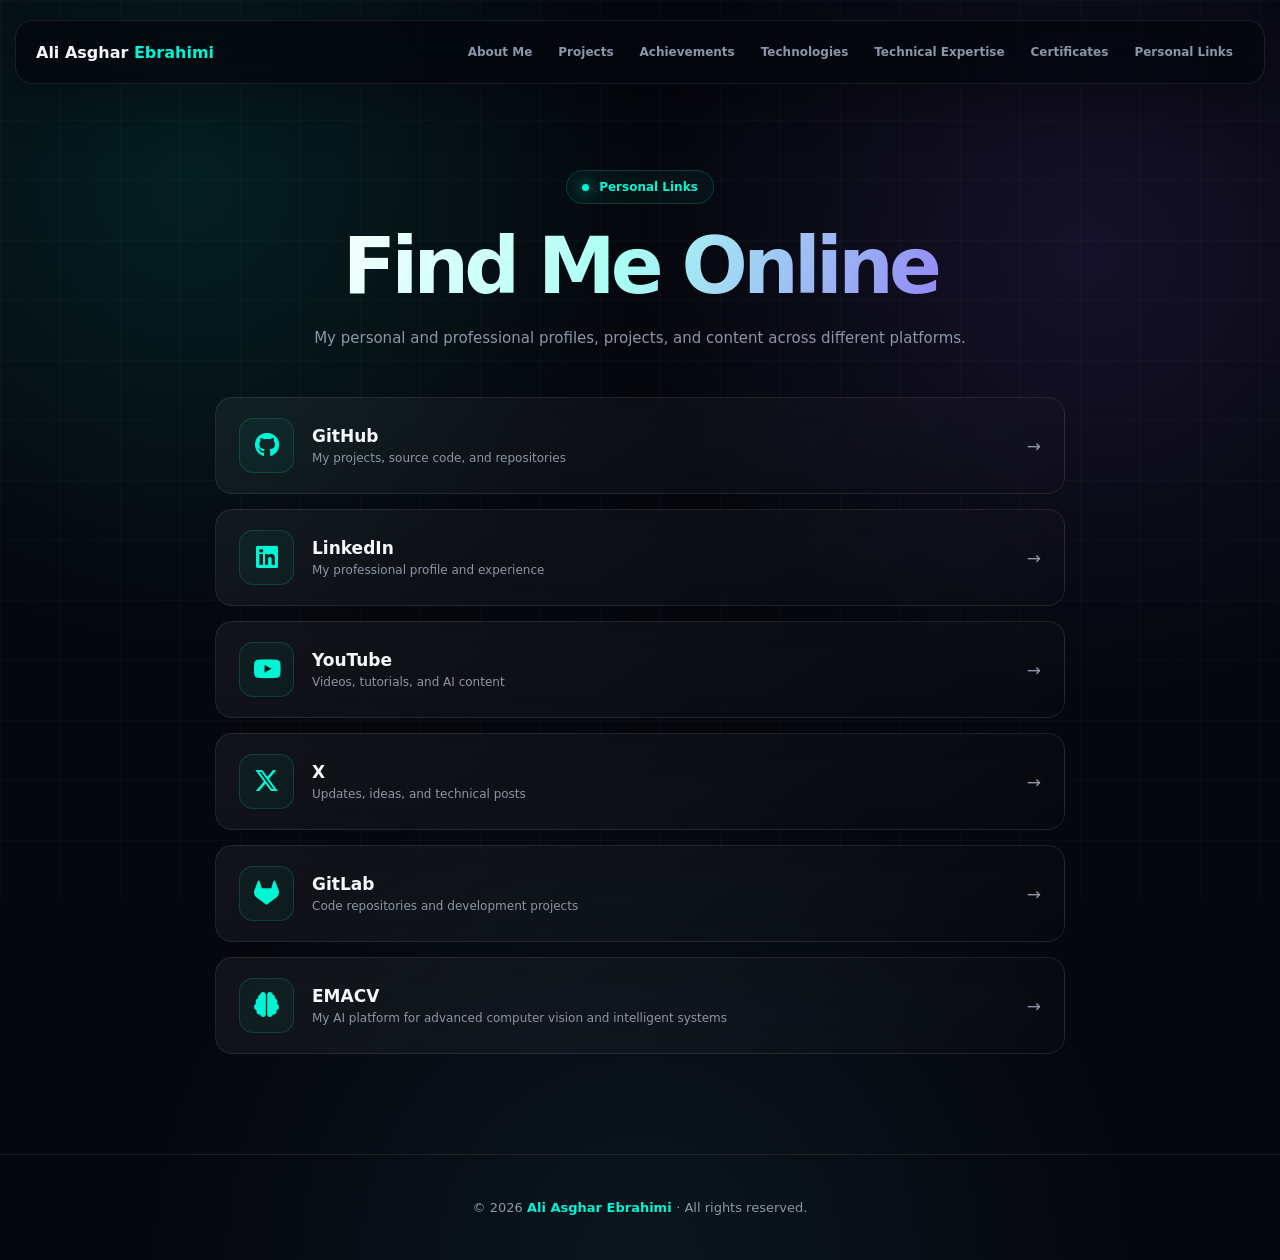
<file: links.html>
<!DOCTYPE html>
<html lang="en">

<head>

    <meta charset="UTF-8">

    <meta
        name="viewport"
        content="width=device-width, initial-scale=1.0"
    >

    <meta
        name="description"
        content="Personal Links — Ali Asghar Ebrahimi"
    >

    <meta
        name="author"
        content="Ali Asghar Ebrahimi"
    >

    <title>
        Personal Links — Ali Asghar Ebrahimi
    </title>


    <!-- Font Awesome -->

    <link
        rel="stylesheet"
        href="https://cdnjs.cloudflare.com/ajax/libs/font-awesome/6.5.2/css/all.min.css"
    >


    <style>

        * {
            margin: 0;
            padding: 0;
            box-sizing: border-box;
        }


        :root {

            --background: #05070d;

            --text: #f5f7fa;

            --muted: #8c96a8;

            --cyan: #00f5d4;

            --blue: #4cc9f0;

            --purple: #8b5cf6;

            --border:
                rgba(255, 255, 255, 0.09);
        }


        html {
            scroll-behavior: smooth;
        }


        body {

            min-height: 100vh;

            font-family:
                Inter,
                system-ui,
                -apple-system,
                BlinkMacSystemFont,
                "Segoe UI",
                sans-serif;

            color: var(--text);

            background:

                radial-gradient(
                    circle at 15% 15%,
                    rgba(0, 245, 212, 0.10),
                    transparent 30%
                ),

                radial-gradient(
                    circle at 85% 20%,
                    rgba(139, 92, 246, 0.12),
                    transparent 30%
                ),

                radial-gradient(
                    circle at 50% 100%,
                    rgba(76, 201, 240, 0.08),
                    transparent 35%
                ),

                var(--background);

            overflow-x: hidden;
        }


        /* =========================================
           GRID BACKGROUND
        ========================================= */

        body::before {

            content: "";

            position: fixed;

            inset: 0;

            background-image:

                linear-gradient(
                    rgba(255,255,255,0.025) 1px,
                    transparent 1px
                ),

                linear-gradient(
                    90deg,
                    rgba(255,255,255,0.025) 1px,
                    transparent 1px
                );

            background-size: 60px 60px;

            pointer-events: none;

            z-index: -1;
        }


        /* =========================================
           NAVBAR
        ========================================= */

        .navbar {

            position: fixed;

            top: 20px;

            left: 50%;

            transform: translateX(-50%);

            width:
                min(
                    1250px,
                    calc(100% - 30px)
                );

            padding: 15px 20px;

            display: flex;

            align-items: center;

            justify-content: space-between;

            gap: 25px;

            background:
                rgba(5, 7, 13, 0.78);

            backdrop-filter:
                blur(22px);

            -webkit-backdrop-filter:
                blur(22px);

            border:
                1px solid var(--border);

            border-radius: 18px;

            box-shadow:
                0 15px 50px
                rgba(0, 0, 0, 0.30);

            z-index: 1000;
        }


        .logo {

            color: var(--text);

            text-decoration: none;

            font-size: 16px;

            font-weight: 750;

            white-space: nowrap;
        }


        .logo span {
            color: var(--cyan);
        }


        .nav-links {

            display: flex;

            align-items: center;

            gap: 4px;

            overflow-x: auto;

            scrollbar-width: none;
        }


        .nav-links::-webkit-scrollbar {
            display: none;
        }


        .nav-links a {

            color: var(--muted);

            text-decoration: none;

            font-size: 12px;

            font-weight: 600;

            white-space: nowrap;

            padding: 9px 11px;

            border-radius: 9px;

            transition: 0.25s ease;
        }


        .nav-links a:hover {

            color: var(--text);

            background:
                rgba(0, 245, 212, 0.08);
        }


        /* =========================================
           MAIN
        ========================================= */

        main {

            width:
                min(
                    850px,
                    calc(100% - 36px)
                );

            margin:
                0 auto;

            padding:
                170px 0 100px;
        }


        /* =========================================
           PAGE HEADER
        ========================================= */

        .page-header {

            margin-bottom:
                45px;

            text-align:
                center;
        }


        .status {

            display:
                inline-flex;

            align-items:
                center;

            gap:
                10px;

            padding:
                9px 15px;

            margin-bottom:
                25px;

            color:
                var(--cyan);

            background:
                rgba(
                    0,
                    245,
                    212,
                    0.045
                );

            border:
                1px solid
                rgba(
                    0,
                    245,
                    212,
                    0.18
                );

            border-radius:
                999px;

            font-size:
                12px;

            font-weight:
                650;
        }


        .status-dot {

            width:
                7px;

            height:
                7px;

            border-radius:
                50%;

            background:
                var(--cyan);

            box-shadow:
                0 0 14px
                var(--cyan);
        }


        .page-header h1 {

            font-size:
                clamp(
                    48px,
                    8vw,
                    78px
                );

            line-height:
                0.95;

            letter-spacing:
                -0.06em;

            margin-bottom:
                22px;

            background:

                linear-gradient(
                    110deg,
                    #ffffff 10%,
                    #a8fff3 48%,
                    #8b5cf6 100%
                );

            -webkit-background-clip:
                text;

            background-clip:
                text;

            color:
                transparent;
        }


        .page-header p {

            color:
                var(--muted);

            font-size:
                15px;

            line-height:
                1.8;
        }


        /* =========================================
           LINKS
        ========================================= */

        .links-container {

            display:
                flex;

            flex-direction:
                column;

            gap:
                15px;
        }


        .social-link {

            position:
                relative;

            display:
                flex;

            align-items:
                center;

            gap:
                18px;

            padding:
                20px 23px;

            color:
                var(--text);

            text-decoration:
                none;

            background:

                linear-gradient(
                    145deg,
                    rgba(
                        255,
                        255,
                        255,
                        0.055
                    ),
                    rgba(
                        255,
                        255,
                        255,
                        0.012
                    )
                );

            border:
                1px solid
                var(--border);

            border-radius:
                17px;

            backdrop-filter:
                blur(16px);

            -webkit-backdrop-filter:
                blur(16px);

            overflow:
                hidden;

            transition:
                transform 0.28s ease,
                border-color 0.28s ease,
                background 0.28s ease,
                box-shadow 0.28s ease;
        }


        .social-link::before {

            content:
                "";

            position:
                absolute;

            top:
                0;

            left:
                -120%;

            width:
                100%;

            height:
                100%;

            background:

                linear-gradient(
                    90deg,
                    transparent,
                    rgba(
                        0,
                        245,
                        212,
                        0.08
                    ),
                    transparent
                );

            transition:
                left 0.6s ease;
        }


        .social-link:hover {

            transform:
                translateY(-5px)
                scale(1.01);

            border-color:
                rgba(
                    0,
                    245,
                    212,
                    0.30
                );

            background:

                linear-gradient(
                    145deg,
                    rgba(
                        0,
                        245,
                        212,
                        0.07
                    ),
                    rgba(
                        139,
                        92,
                        246,
                        0.06
                    )
                );

            box-shadow:

                0 18px 45px
                rgba(
                    0,
                    0,
                    0,
                    0.28
                ),

                0 0 30px
                rgba(
                    0,
                    245,
                    212,
                    0.05
                );
        }


        .social-link:hover::before {
            left: 120%;
        }


        /* =========================================
           SOCIAL ICON
        ========================================= */

        .social-icon {

            width:
                55px;

            height:
                55px;

            flex-shrink:
                0;

            display:
                flex;

            align-items:
                center;

            justify-content:
                center;

            border:
                1px solid
                rgba(
                    0,
                    245,
                    212,
                    0.16
                );

            border-radius:
                14px;

            background:
                rgba(
                    0,
                    245,
                    212,
                    0.045
                );

            color:
                var(--cyan);

            font-size:
                25px;

            transition:
                0.28s ease;
        }


        .social-link:hover .social-icon {

            transform:
                scale(1.08);

            background:
                rgba(
                    0,
                    245,
                    212,
                    0.10
                );

            border-color:
                rgba(
                    0,
                    245,
                    212,
                    0.35
                );
        }


        /* =========================================
           SOCIAL INFO
        ========================================= */

        .social-info {

            flex:
                1;
        }


        .social-name {

            font-size:
                17px;

            font-weight:
                750;

            margin-bottom:
                5px;
        }


        .social-description {

            color:
                var(--muted);

            font-size:
                12px;
        }


        .arrow {

            color:
                var(--muted);

            font-size:
                17px;

            transition:
                0.25s ease;
        }


        .social-link:hover .arrow {

            color:
                var(--cyan);

            transform:
                translateX(5px);
        }


        /* =========================================
           FOOTER
        ========================================= */

        footer {

            text-align:
                center;

            padding:
                45px 20px;

            border-top:
                1px solid var(--border);

            color:
                var(--muted);

            font-size:
                13px;
        }


        footer span {

            color:
                var(--cyan);

            font-weight:
                600;
        }


        /* =========================================
           MOBILE
        ========================================= */

        @media (max-width: 900px) {

            .navbar {

                flex-direction:
                    column;

                top:
                    10px;

                padding:
                    11px;
            }


            .logo {
                text-align: center;
            }


            main {
                padding-top:
                    200px;
            }
        }


        @media (max-width: 500px) {

            main {

                width:
                    calc(100% - 28px);

                padding-top:
                    205px;
            }


            .social-link {

                padding:
                    17px;
            }


            .social-icon {

                width:
                    48px;

                height:
                    48px;

                font-size:
                    22px;
            }


            .social-name {
                font-size: 15px;
            }


            .social-description {
                font-size: 11px;
            }
        }

    </style>

</head>


<body>


    <!-- =========================================
         NAVIGATION
    ========================================= -->

    <header class="navbar">

        <a
            href="index.html"
            class="logo"
        >
            Ali Asghar
            <span>Ebrahimi</span>
        </a>


        <nav class="nav-links">

            <a href="about.html">
                About Me
            </a>

            <a href="projects.html">
                Projects
            </a>

            <a href="achievements.html">
                Achievements
            </a>

            <a href="technologies.html">
                Technologies
            </a>

            <a href="expertise.html">
                Technical Expertise
            </a>

            <a href="certificates.html">
                Certificates
            </a>

            <a href="links.html">
                Personal Links
            </a>

        </nav>

    </header>


    <!-- =========================================
         MAIN
    ========================================= -->

    <main>


        <section class="page-header">

            <div class="status">

                <span class="status-dot"></span>

                Personal Links

            </div>


            <h1>
                Find Me Online
            </h1>


            <p>
                My personal and professional profiles,
                projects, and content across different platforms.
            </p>

        </section>



        <!-- =========================================
             SOCIAL LINKS
        ========================================= -->

        <section class="links-container">


            <!-- GitHub -->

            <a
                href="https://github.com/aliasgharebrahimi"
                target="_blank"
                rel="noopener noreferrer"
                class="social-link"
            >

                <div class="social-icon">

                    <i class="fa-brands fa-github"></i>

                </div>


                <div class="social-info">

                    <div class="social-name">
                        GitHub
                    </div>

                    <div class="social-description">
                        My projects, source code, and repositories
                    </div>

                </div>


                <div class="arrow">
                    →
                </div>

            </a>



            <!-- LinkedIn -->

            <a
                href="#"
                target="_blank"
                rel="noopener noreferrer"
                class="social-link"
            >

                <div class="social-icon">

                    <i class="fa-brands fa-linkedin"></i>

                </div>


                <div class="social-info">

                    <div class="social-name">
                        LinkedIn
                    </div>

                    <div class="social-description">
                        My professional profile and experience
                    </div>

                </div>


                <div class="arrow">
                    →
                </div>

            </a>



            <!-- YouTube -->

            <a
                href="#"
                target="_blank"
                rel="noopener noreferrer"
                class="social-link"
            >

                <div class="social-icon">

                    <i class="fa-brands fa-youtube"></i>

                </div>


                <div class="social-info">

                    <div class="social-name">
                        YouTube
                    </div>

                    <div class="social-description">
                        Videos, tutorials, and AI content
                    </div>

                </div>


                <div class="arrow">
                    →
                </div>

            </a>



            <!-- X -->

            <a
                href="#"
                target="_blank"
                rel="noopener noreferrer"
                class="social-link"
            >

                <div class="social-icon">

                    <i class="fa-brands fa-x-twitter"></i>

                </div>


                <div class="social-info">

                    <div class="social-name">
                        X
                    </div>

                    <div class="social-description">
                        Updates, ideas, and technical posts
                    </div>

                </div>


                <div class="arrow">
                    →
                </div>

            </a>



            <!-- GitLab -->

            <a
                href="#"
                target="_blank"
                rel="noopener noreferrer"
                class="social-link"
            >

                <div class="social-icon">

                    <i class="fa-brands fa-gitlab"></i>

                </div>


                <div class="social-info">

                    <div class="social-name">
                        GitLab
                    </div>

                    <div class="social-description">
                        Code repositories and development projects
                    </div>

                </div>


                <div class="arrow">
                    →
                </div>

            </a>

            <!-- EMACV -->

<a
    href="https://emacv.ir"
    target="_blank"
    rel="noopener noreferrer"
    class="social-link"
>

    <div class="social-icon">

        <i class="fa-solid fa-brain"></i>

    </div>


    <div class="social-info">

        <div class="social-name">
            EMACV
        </div>

        <div class="social-description">
            My AI platform for advanced computer vision and intelligent systems
        </div>

    </div>


    <div class="arrow">
        →
    </div>

</a>


        </section>


    </main>


    <!-- =========================================
         FOOTER
    ========================================= -->

    <footer>

        © 2026

        <span>
            Ali Asghar Ebrahimi
        </span>

        · All rights reserved.

    </footer>


</body>

</html>
</file>
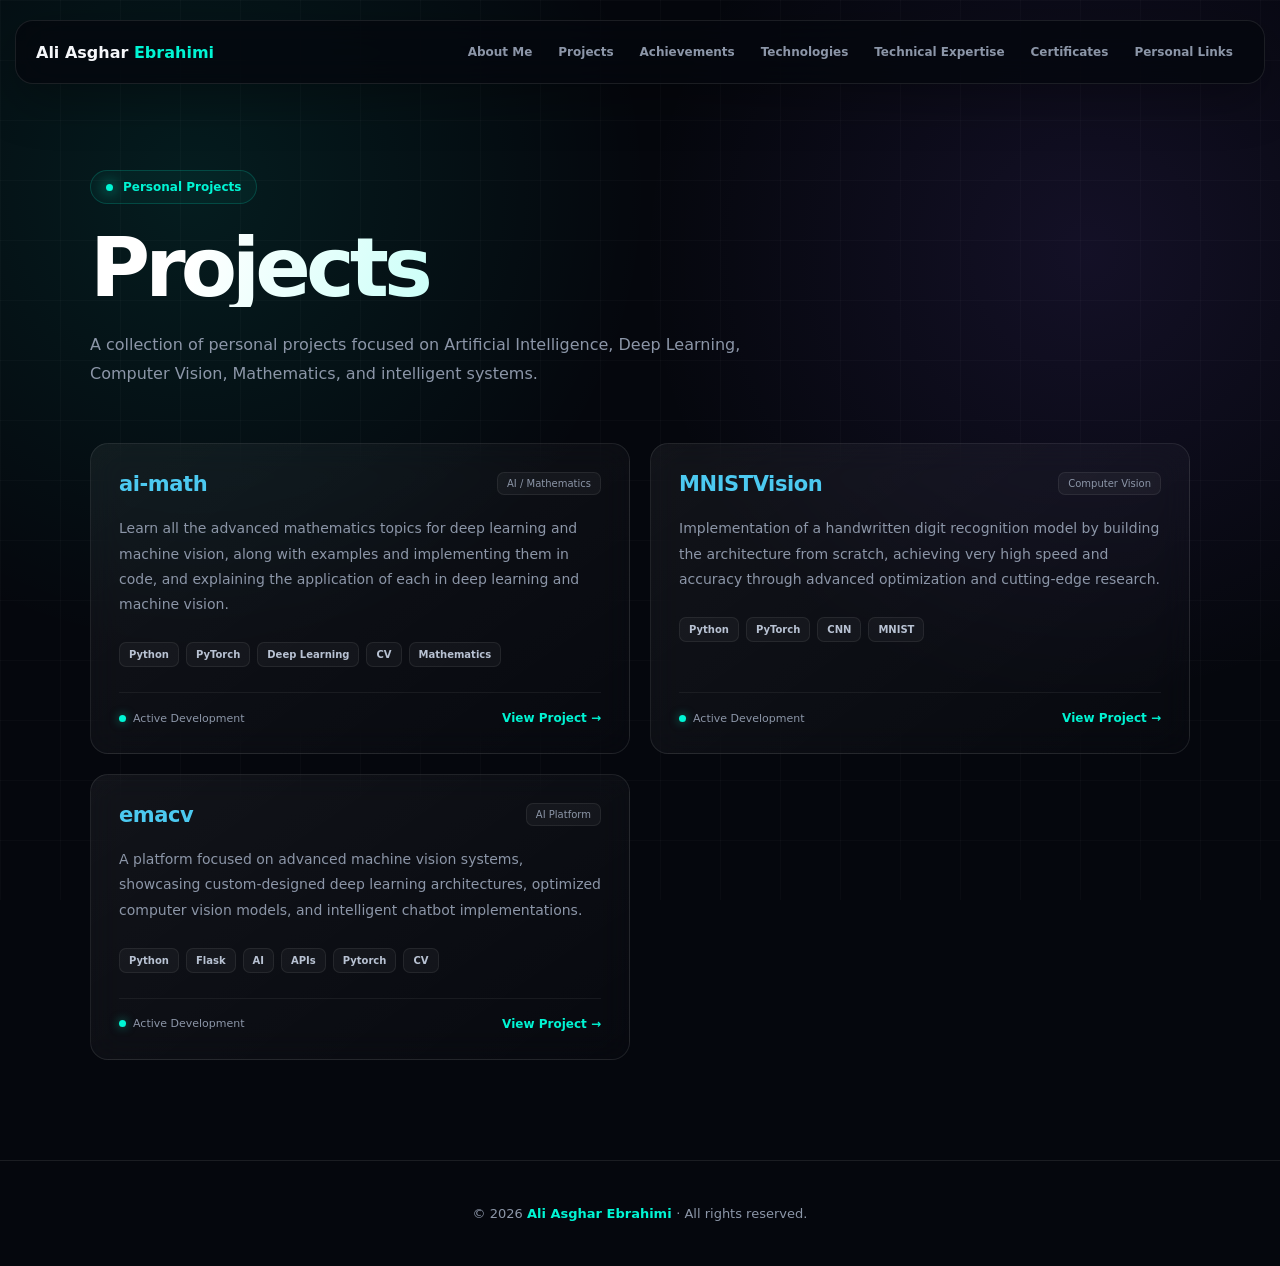
<file: projects.html>
<!DOCTYPE html>
<html lang="en">

<head>

    <meta charset="UTF-8">

    <meta
        name="viewport"
        content="width=device-width, initial-scale=1.0"
    >

    <meta
        name="description"
        content="Ali Asghar Ebrahimi — Personal Projects"
    >

    <meta
        name="author"
        content="Ali Asghar Ebrahimi"
    >

    <title>
        Projects — Ali Asghar Ebrahimi
    </title>


    <style>

        /* =========================================
           GLOBAL
        ========================================= */

        * {
            margin: 0;
            padding: 0;
            box-sizing: border-box;
        }


        :root {

            --background: #05070d;

            --text: #f5f7fa;

            --muted: #8c96a8;

            --cyan: #00f5d4;

            --blue: #4cc9f0;

            --purple: #8b5cf6;

            --border:
                rgba(255, 255, 255, 0.09);

            --card:
                rgba(10, 15, 25, 0.72);
        }


        html {
            scroll-behavior: smooth;
        }


        body {

            min-height: 100vh;

            font-family:
                Inter,
                system-ui,
                -apple-system,
                BlinkMacSystemFont,
                "Segoe UI",
                sans-serif;

            color: var(--text);

            background:

                radial-gradient(
                    circle at 15% 15%,
                    rgba(0, 245, 212, 0.09),
                    transparent 30%
                ),

                radial-gradient(
                    circle at 85% 20%,
                    rgba(139, 92, 246, 0.11),
                    transparent 30%
                ),

                var(--background);

            overflow-x: hidden;
        }


        /* =========================================
           GRID
        ========================================= */

        body::before {

            content: "";

            position: fixed;

            inset: 0;

            background-image:

                linear-gradient(
                    rgba(255, 255, 255, 0.025) 1px,
                    transparent 1px
                ),

                linear-gradient(
                    90deg,
                    rgba(255, 255, 255, 0.025) 1px,
                    transparent 1px
                );

            background-size: 60px 60px;

            pointer-events: none;

            z-index: -2;
        }


        /* =========================================
           NAVBAR
        ========================================= */

        .navbar {

            position: fixed;

            top: 20px;

            left: 50%;

            transform: translateX(-50%);

            width:
                min(
                    1250px,
                    calc(100% - 30px)
                );

            padding: 15px 20px;

            display: flex;

            align-items: center;

            justify-content: space-between;

            gap: 25px;

            background:
                rgba(5, 7, 13, 0.78);

            backdrop-filter:
                blur(22px);

            -webkit-backdrop-filter:
                blur(22px);

            border:
                1px solid var(--border);

            border-radius: 18px;

            box-shadow:
                0 15px 50px
                rgba(0, 0, 0, 0.30);

            z-index: 1000;
        }


        .logo {

            color: var(--text);

            text-decoration: none;

            font-size: 16px;

            font-weight: 750;

            white-space: nowrap;
        }


        .logo span {
            color: var(--cyan);
        }


        .nav-links {

            display: flex;

            align-items: center;

            gap: 4px;

            overflow-x: auto;

            scrollbar-width: none;
        }


        .nav-links::-webkit-scrollbar {
            display: none;
        }


        .nav-links a {

            color: var(--muted);

            text-decoration: none;

            font-size: 12px;

            font-weight: 600;

            white-space: nowrap;

            padding: 9px 11px;

            border-radius: 9px;

            transition:
                0.25s ease;
        }


        .nav-links a:hover {

            color: var(--text);

            background:
                rgba(0, 245, 212, 0.08);
        }


        /* =========================================
           MAIN
        ========================================= */

        main {

            width:
                min(
                    1100px,
                    calc(100% - 36px)
                );

            margin:
                0 auto;

            padding:
                170px 0 100px;
        }


        /* =========================================
           HEADER
        ========================================= */

        .page-header {

            margin-bottom: 55px;
        }


        .status {

            display: inline-flex;

            align-items: center;

            gap: 10px;

            padding:
                9px 15px;

            margin-bottom:
                25px;

            color:
                var(--cyan);

            background:
                rgba(0, 245, 212, 0.045);

            border:
                1px solid
                rgba(0, 245, 212, 0.18);

            border-radius:
                999px;

            font-size:
                12px;

            font-weight:
                650;
        }


        .status-dot {

            width: 7px;

            height: 7px;

            border-radius: 50%;

            background:
                var(--cyan);

            box-shadow:
                0 0 14px
                var(--cyan);
        }


        .page-header h1 {

            font-size:
                clamp(
                    48px,
                    8vw,
                    82px
                );

            line-height:
                0.95;

            letter-spacing:
                -0.06em;

            margin-bottom:
                24px;

            background:

                linear-gradient(
                    110deg,
                    #ffffff 10%,
                    #a8fff3 48%,
                    #8b5cf6 100%
                );

            -webkit-background-clip:
                text;

            background-clip:
                text;

            color:
                transparent;
        }


        .page-header p {

            max-width:
                720px;

            color:
                var(--muted);

            font-size:
                16px;

            line-height:
                1.8;
        }


        /* =========================================
           PROJECT GRID
        ========================================= */

        .projects-grid {

            display:
                grid;

            grid-template-columns:
                repeat(
                    2,
                    minmax(0, 1fr)
                );

            gap:
                20px;
        }


        /* =========================================
           PROJECT CARD
        ========================================= */

        .project-card {

            position:
                relative;

            padding:
                28px;

            min-height:
                250px;

            display:
                flex;

            flex-direction:
                column;

            justify-content:
                space-between;

            background:
                linear-gradient(
                    145deg,
                    rgba(255,255,255,0.055),
                    rgba(255,255,255,0.012)
                );

            border:
                1px solid
                var(--border);

            border-radius:
                18px;

            backdrop-filter:
                blur(16px);

            -webkit-backdrop-filter:
                blur(16px);

            overflow:
                hidden;

            transition:
                transform 0.28s ease,
                border-color 0.28s ease,
                box-shadow 0.28s ease;
        }


        .project-card::before {

            content:
                "";

            position:
                absolute;

            width:
                250px;

            height:
                250px;

            top:
                -160px;

            right:
                -100px;

            background:
                radial-gradient(
                    circle,
                    rgba(
                        0,
                        245,
                        212,
                        0.12
                    ),
                    transparent 70%
                );

            opacity:
                0;

            transition:
                opacity 0.3s ease;
        }


        .project-card:hover {

            transform:
                translateY(-6px);

            border-color:
                rgba(
                    0,
                    245,
                    212,
                    0.30
                );

            box-shadow:
                0 18px 45px
                rgba(0,0,0,0.28),

                0 0 30px
                rgba(
                    0,
                    245,
                    212,
                    0.05
                );
        }


        .project-card:hover::before {
            opacity: 1;
        }


        /* =========================================
           PROJECT TOP
        ========================================= */

        .project-top {

            display:
                flex;

            align-items:
                flex-start;

            justify-content:
                space-between;

            gap:
                20px;

            margin-bottom:
                20px;
        }


        .project-name {

            color:
                var(--blue);

            font-size:
                21px;

            font-weight:
                750;

            letter-spacing:
                -0.02em;
        }


        .project-type {

            padding:
                5px 9px;

            color:
                var(--muted);

            background:
                rgba(
                    255,
                    255,
                    255,
                    0.04
                );

            border:
                1px solid
                rgba(
                    255,
                    255,
                    255,
                    0.07
                );

            border-radius:
                7px;

            font-size:
                10px;

            white-space:
                nowrap;
        }


        /* =========================================
           DESCRIPTION
        ========================================= */

        .project-description {

            color:
                var(--muted);

            font-size:
                14px;

            line-height:
                1.8;

            margin-bottom:
                25px;
        }


        /* =========================================
           TECHNOLOGIES
        ========================================= */

        .technologies {

            display:
                flex;

            flex-wrap:
                wrap;

            gap:
                7px;

            margin-bottom:
                25px;
        }


        .technology {

            padding:
                6px 9px;

            color:
                #b8c2d3;

            background:
                rgba(
                    255,
                    255,
                    255,
                    0.035
                );

            border:
                1px solid
                rgba(
                    255,
                    255,
                    255,
                    0.07
                );

            border-radius:
                7px;

            font-size:
                10px;

            font-weight:
                600;
        }


        /* =========================================
           PROJECT FOOTER
        ========================================= */

        .project-footer {

            display:
                flex;

            align-items:
                center;

            justify-content:
                space-between;

            gap:
                15px;

            padding-top:
                18px;

            border-top:
                1px solid
                rgba(
                    255,
                    255,
                    255,
                    0.06
                );
        }


        .project-status {

            display:
                flex;

            align-items:
                center;

            gap:
                7px;

            color:
                var(--muted);

            font-size:
                11px;
        }


        .project-status-dot {

            width:
                7px;

            height:
                7px;

            border-radius:
                50%;

            background:
                var(--cyan);

            box-shadow:
                0 0 10px
                rgba(
                    0,
                    245,
                    212,
                    0.5
                );
        }


        .project-link {

            color:
                var(--cyan);

            text-decoration:
                none;

            font-size:
                12px;

            font-weight:
                700;

            transition:
                0.2s ease;
        }


        .project-link:hover {

            color:
                #ffffff;
        }


        /* =========================================
           FOOTER
        ========================================= */

        footer {

            text-align:
                center;

            padding:
                45px 20px;

            border-top:
                1px solid
                var(--border);

            color:
                var(--muted);

            font-size:
                13px;
        }


        footer span {

            color:
                var(--cyan);

            font-weight:
                600;
        }


        /* =========================================
           MOBILE
        ========================================= */

        @media (max-width: 900px) {

            .navbar {

                flex-direction:
                    column;

                align-items:
                    stretch;

                top:
                    10px;

                padding:
                    11px;
            }


            .logo {
                text-align: center;
            }


            .nav-links {
                justify-content: flex-start;
            }


            main {
                padding-top: 190px;
            }


            .projects-grid {

                grid-template-columns:
                    1fr;
            }
        }


        @media (max-width: 500px) {

            main {

                width:
                    calc(100% - 28px);

                padding-top:
                    205px;
            }


            .project-card {

                padding:
                    22px;

                min-height:
                    235px;

                border-radius:
                    16px;
            }


            .project-name {
                font-size: 19px;
            }


            .project-description {
                font-size: 13px;
            }


            .project-footer {

                align-items:
                    flex-start;

                flex-direction:
                    column;
            }
        }

    </style>

</head>


<body>


    <!-- =========================================
         NAVIGATION
    ========================================= -->

    <header class="navbar">

        <a
            href="index.html"
            class="logo"
        >
            Ali Asghar
            <span>Ebrahimi</span>
        </a>


        <nav class="nav-links">

            <a href="about.html">
                About Me
            </a>

            <a href="projects.html">
                Projects
            </a>

            <a href="achievements.html">
                Achievements
            </a>

            <a href="technologies.html">
                Technologies
            </a>

            <a href="expertise.html">
                Technical Expertise
            </a>

            <a href="certificates.html">
                Certificates
            </a>

            <a href="links.html">
                Personal Links
            </a>

        </nav>

    </header>



    <!-- =========================================
         MAIN
    ========================================= -->

    <main>


        <section class="page-header">

            <div class="status">

                <span class="status-dot"></span>

                Personal Projects

            </div>


            <h1>
                Projects
            </h1>


            <p>
                A collection of personal projects focused on
                Artificial Intelligence, Deep Learning,
                Computer Vision, Mathematics, and intelligent systems.
            </p>

        </section>



        <!-- =========================================
             PROJECTS
        ========================================= -->

        <section class="projects-grid">


            <!-- AI-Math -->

            <article class="project-card">

                <div>

                    <div class="project-top">

                        <h2 class="project-name">
                            ai-math
                        </h2>

                        <span class="project-type">
                            AI / Mathematics
                        </span>

                    </div>


                    <p class="project-description">
                        Learn all the advanced mathematics topics for deep learning and machine vision, along with examples and implementing them in code, and explaining the application of each in deep learning and machine vision.
                    </p>


                    <div class="technologies">

                        <span class="technology">
                            Python
                        </span>

                        <span class="technology">
                            PyTorch
                        </span>

                        <span class="technology">
                            Deep Learning
                        </span>

                        <span class="technology">
                            CV
                        </span>

                        <span class="technology">
                            Mathematics
                        </span>

                    </div>

                </div>


                <div class="project-footer">

                    <div class="project-status">

                        <span class="project-status-dot"></span>

                        Active Development

                    </div>


                    <a
                        href="https://github.com/aliasgharebrahimi/ai-math"
                        class="project-link"
                    >
                        View Project →
                    </a>

                </div>

            </article>



            <!-- MNISTVision -->

            <article class="project-card">

                <div>

                    <div class="project-top">

                        <h2 class="project-name">
                            MNISTVision
                        </h2>

                        <span class="project-type">
                            Computer Vision
                        </span>

                    </div>


                    <p class="project-description">

                        Implementation of a handwritten digit recognition model by building the architecture from scratch, achieving very high speed and accuracy through advanced optimization and cutting-edge research.


                    </p>


                    <div class="technologies">

                        <span class="technology">
                            Python
                        </span>

                        <span class="technology">
                            PyTorch
                        </span>

                        <span class="technology">
                            CNN
                        </span>

                        <span class="technology">
                            MNIST
                        </span>

                    </div>

                </div>


                <div class="project-footer">

                    <div class="project-status">

                        <span class="project-status-dot"></span>

                        Active Development

                    </div>


                    <a
                        href="https://github.com/aliasgharebrahimi/MNISTVision"
                        class="project-link"
                    >
                        View Project →
                    </a>

                </div>

            </article>



            <!-- EMA AI -->

            <article class="project-card">

                <div>

                    <div class="project-top">

                        <h2 class="project-name">
                            emacv
                        </h2>

                        <span class="project-type">
                            AI Platform
                        </span>

                    </div>


                    <p class="project-description">
                        A platform focused on advanced machine vision systems, showcasing custom-designed deep learning architectures, optimized computer vision models, and intelligent chatbot implementations.
                    </p>


                    <div class="technologies">

                        <span class="technology">
                            Python
                        </span>

                        <span class="technology">
                            Flask
                        </span>

                        <span class="technology">
                            AI
                        </span>

                        <span class="technology">
                            APIs
                        </span>

                        <span class="technology">
                            Pytorch
                        </span>

                        <span class="technology">
                            CV
                        </span>

                    </div>

                </div>


                <div class="project-footer">

                    <div class="project-status">

                        <span class="project-status-dot"></span>

                        Active Development

                    </div>


                    <a
                        href="https://github.com/aliasgharebrahimi/emacv"
                        class="project-link"
                    >
                        View Project →
                    </a>

                </div>


        </section>

    </main>



    <!-- =========================================
         FOOTER
    ========================================= -->

    <footer>

        © 2026

        <span>
            Ali Asghar Ebrahimi
        </span>

        · All rights reserved.

    </footer>


</body>

</html>
</file>
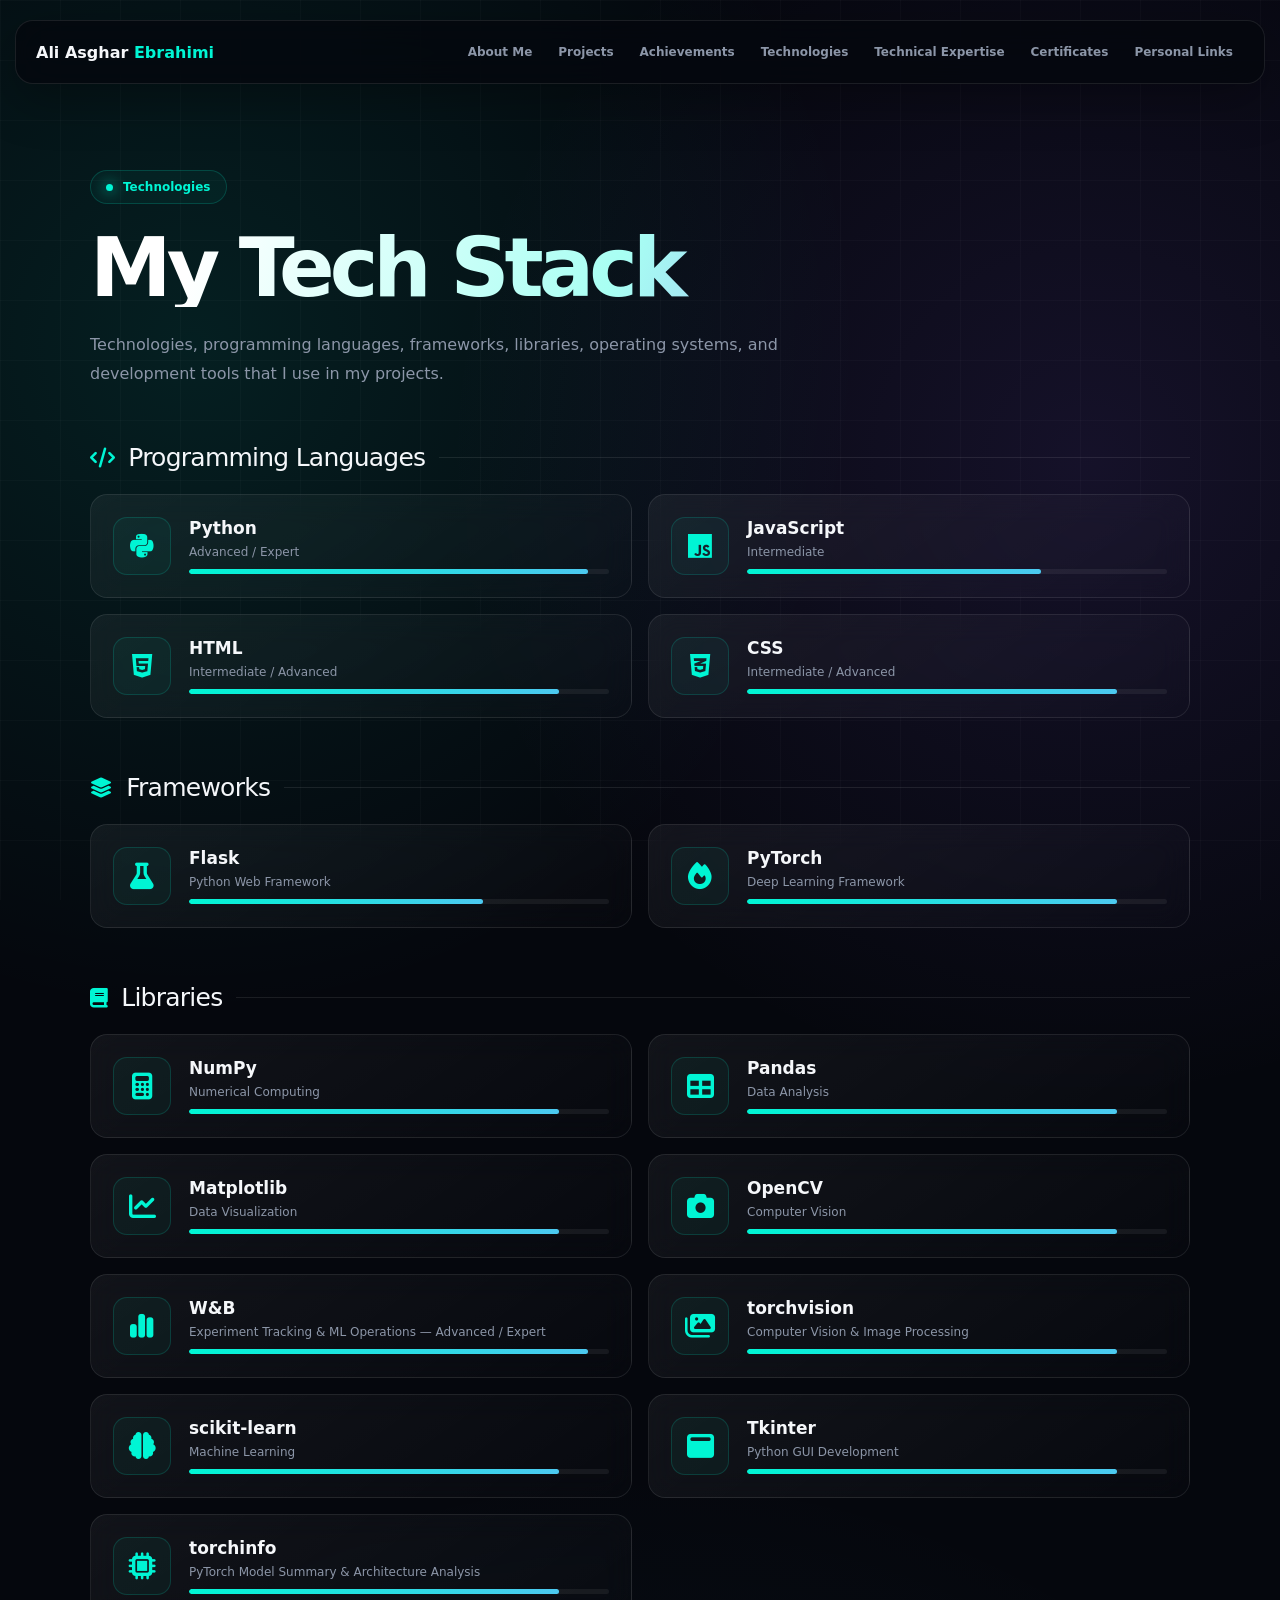
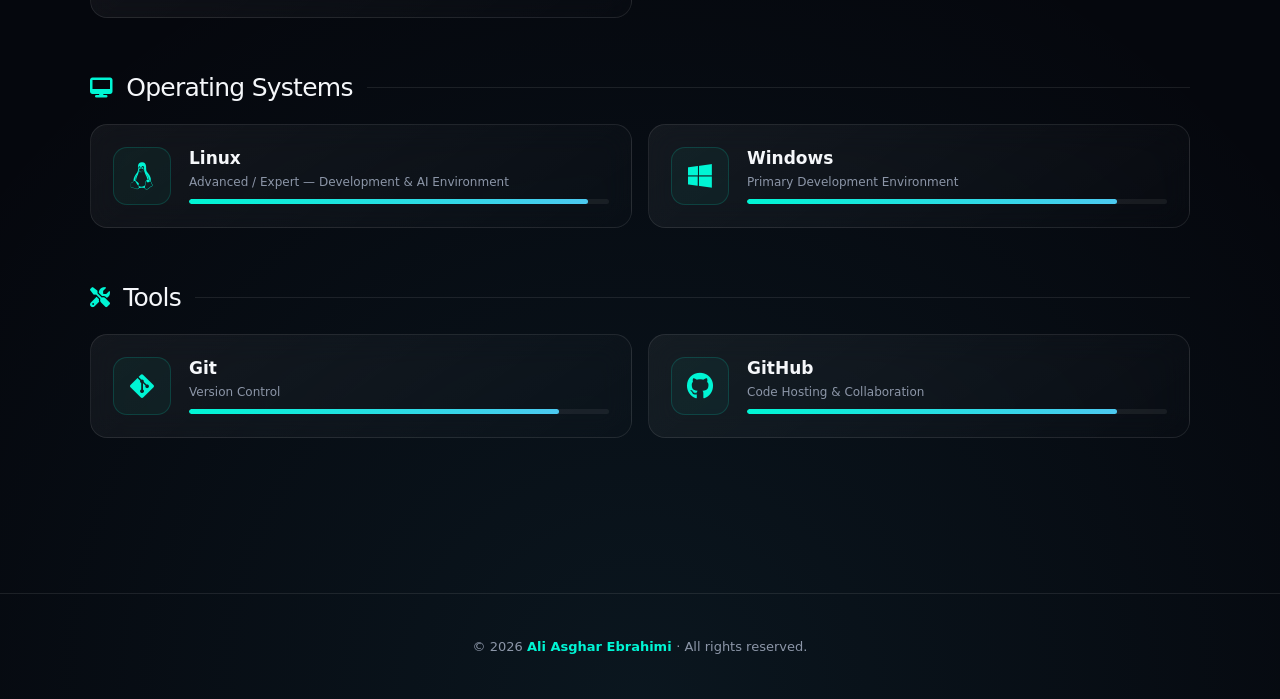
<file: technologies.html>
<!DOCTYPE html>
<html lang="en">

<head>

    <meta charset="UTF-8">

    <meta
        name="viewport"
        content="width=device-width, initial-scale=1.0"
    >

    <meta
        name="description"
        content="Technologies — Ali Asghar Ebrahimi"
    >

    <meta
        name="author"
        content="Ali Asghar Ebrahimi"
    >

    <title>
        Technologies — Ali Asghar Ebrahimi
    </title>


    <!-- Font Awesome -->

    <link
        rel="stylesheet"
        href="https://cdnjs.cloudflare.com/ajax/libs/font-awesome/6.5.2/css/all.min.css"
    >


    <style>

        * {
            margin: 0;
            padding: 0;
            box-sizing: border-box;
        }


        :root {

            --background: #05070d;

            --text: #f5f7fa;

            --muted: #8c96a8;

            --cyan: #00f5d4;

            --blue: #4cc9f0;

            --purple: #8b5cf6;

            --border:
                rgba(255, 255, 255, 0.09);
        }


        html {
            scroll-behavior: smooth;
        }


        body {

            min-height: 100vh;

            font-family:
                Inter,
                system-ui,
                -apple-system,
                BlinkMacSystemFont,
                "Segoe UI",
                sans-serif;

            color: var(--text);

            background:

                radial-gradient(
                    circle at 15% 15%,
                    rgba(0, 245, 212, 0.10),
                    transparent 30%
                ),

                radial-gradient(
                    circle at 85% 20%,
                    rgba(139, 92, 246, 0.12),
                    transparent 30%
                ),

                radial-gradient(
                    circle at 50% 100%,
                    rgba(76, 201, 240, 0.08),
                    transparent 35%
                ),

                var(--background);

            overflow-x: hidden;
        }


        /* =========================================
           GRID BACKGROUND
        ========================================= */

        body::before {

            content: "";

            position: fixed;

            inset: 0;

            background-image:

                linear-gradient(
                    rgba(255,255,255,0.025) 1px,
                    transparent 1px
                ),

                linear-gradient(
                    90deg,
                    rgba(255,255,255,0.025) 1px,
                    transparent 1px
                );

            background-size: 60px 60px;

            pointer-events: none;

            z-index: -1;
        }


        /* =========================================
           NAVBAR
        ========================================= */

        .navbar {

            position: fixed;

            top: 20px;

            left: 50%;

            transform: translateX(-50%);

            width:
                min(
                    1250px,
                    calc(100% - 30px)
                );

            padding: 15px 20px;

            display: flex;

            align-items: center;

            justify-content: space-between;

            gap: 25px;

            background:
                rgba(5, 7, 13, 0.78);

            backdrop-filter:
                blur(22px);

            -webkit-backdrop-filter:
                blur(22px);

            border:
                1px solid var(--border);

            border-radius: 18px;

            box-shadow:
                0 15px 50px
                rgba(0, 0, 0, 0.30);

            z-index: 1000;
        }


        .logo {

            color: var(--text);

            text-decoration: none;

            font-size: 16px;

            font-weight: 750;

            white-space: nowrap;
        }


        .logo span {
            color: var(--cyan);
        }


        .nav-links {

            display: flex;

            align-items: center;

            gap: 4px;

            overflow-x: auto;

            scrollbar-width: none;
        }


        .nav-links::-webkit-scrollbar {
            display: none;
        }


        .nav-links a {

            color: var(--muted);

            text-decoration: none;

            font-size: 12px;

            font-weight: 600;

            white-space: nowrap;

            padding: 9px 11px;

            border-radius: 9px;

            transition: 0.25s ease;
        }


        .nav-links a:hover {

            color: var(--text);

            background:
                rgba(0, 245, 212, 0.08);
        }


        /* =========================================
           MAIN
        ========================================= */

        main {

            width:
                min(
                    1100px,
                    calc(100% - 36px)
                );

            margin:
                0 auto;

            padding:
                170px 0 100px;
        }


        /* =========================================
           PAGE HEADER
        ========================================= */

        .page-header {

            margin-bottom:
                55px;
        }


        .status {

            display:
                inline-flex;

            align-items:
                center;

            gap:
                10px;

            padding:
                9px 15px;

            margin-bottom:
                25px;

            color:
                var(--cyan);

            background:
                rgba(
                    0,
                    245,
                    212,
                    0.045
                );

            border:
                1px solid
                rgba(
                    0,
                    245,
                    212,
                    0.18
                );

            border-radius:
                999px;

            font-size:
                12px;

            font-weight:
                650;
        }


        .status-dot {

            width:
                7px;

            height:
                7px;

            border-radius:
                50%;

            background:
                var(--cyan);

            box-shadow:
                0 0 14px
                var(--cyan);
        }


        .page-header h1 {

            font-size:
                clamp(
                    48px,
                    8vw,
                    82px
                );

            line-height:
                0.95;

            letter-spacing:
                -0.06em;

            margin-bottom:
                24px;

            background:

                linear-gradient(
                    110deg,
                    #ffffff 10%,
                    #a8fff3 48%,
                    #8b5cf6 100%
                );

            -webkit-background-clip:
                text;

            background-clip:
                text;

            color:
                transparent;
        }


        .page-header p {

            max-width:
                720px;

            color:
                var(--muted);

            font-size:
                16px;

            line-height:
                1.8;
        }


        /* =========================================
           TECHNOLOGY SECTION
        ========================================= */

        .technology-section {

            margin-bottom:
                55px;
        }


        .section-title {

            display:
                flex;

            align-items:
                center;

            gap:
                14px;

            margin-bottom:
                22px;

            font-size:
                25px;

            letter-spacing:
                -0.03em;
        }


        .section-title i {

            color:
                var(--cyan);

            font-size:
                20px;
        }


        .section-line {

            flex: 1;

            height:
                1px;

            background:
                var(--border);
        }


        /* =========================================
           TECHNOLOGY GRID
        ========================================= */

        .technology-grid {

            display:
                grid;

            grid-template-columns:
                repeat(
                    2,
                    minmax(0, 1fr)
                );

            gap:
                16px;
        }


        /* =========================================
           TECHNOLOGY CARD
        ========================================= */

        .technology-card {

            position:
                relative;

            display:
                flex;

            align-items:
                center;

            gap:
                18px;

            padding:
                22px;

            background:

                linear-gradient(
                    145deg,
                    rgba(
                        255,
                        255,
                        255,
                        0.055
                    ),
                    rgba(
                        255,
                        255,
                        255,
                        0.012
                    )
                );

            border:
                1px solid
                var(--border);

            border-radius:
                17px;

            backdrop-filter:
                blur(15px);

            -webkit-backdrop-filter:
                blur(15px);

            transition:
                transform 0.28s ease,
                border-color 0.28s ease,
                box-shadow 0.28s ease;
        }


        .technology-card:hover {

            transform:
                translateY(-5px);

            border-color:
                rgba(
                    0,
                    245,
                    212,
                    0.30
                );

            box-shadow:

                0 18px 45px
                rgba(
                    0,
                    0,
                    0,
                    0.27
                ),

                0 0 25px
                rgba(
                    0,
                    245,
                    212,
                    0.05
                );
        }


        /* =========================================
           ICON
        ========================================= */

        .tech-icon {

            width:
                58px;

            height:
                58px;

            flex-shrink:
                0;

            display:
                flex;

            align-items:
                center;

            justify-content:
                center;

            border:
                1px solid
                rgba(
                    0,
                    245,
                    212,
                    0.16
                );

            border-radius:
                14px;

            background:
                rgba(
                    0,
                    245,
                    212,
                    0.045
                );

            color:
                var(--cyan);

            font-size:
                27px;

            transition:
                0.28s ease;
        }


        .technology-card:hover .tech-icon {

            background:
                rgba(
                    0,
                    245,
                    212,
                    0.09
                );

            border-color:
                rgba(
                    0,
                    245,
                    212,
                    0.35
                );

            transform:
                scale(1.06);
        }


        /* =========================================
           INFO
        ========================================= */

        .tech-info {

            min-width:
                0;

            flex: 1;
        }


        .tech-name {

            color:
                var(--text);

            font-size:
                17px;

            font-weight:
                750;

            margin-bottom:
                7px;
        }


        .tech-level {

            color:
                var(--muted);

            font-size:
                12px;

            margin-bottom:
                10px;
        }


        .level-bar {

            width:
                100%;

            height:
                5px;

            background:
                rgba(
                    255,
                    255,
                    255,
                    0.06
                );

            border-radius:
                999px;

            overflow:
                hidden;
        }


        .level-fill {

            height:
                100%;

            border-radius:
                inherit;

            background:

                linear-gradient(
                    90deg,
                    var(--cyan),
                    var(--blue)
                );
        }


        .expert {
            width: 95%;
        }


        .advanced {
            width: 88%;
        }


        .intermediate {
            width: 70%;
        }


        .beginner {
            width: 45%;
        }


        /* =========================================
           FOOTER
        ========================================= */

        footer {

            text-align:
                center;

            padding:
                45px 20px;

            border-top:
                1px solid var(--border);

            color:
                var(--muted);

            font-size:
                13px;
        }


        footer span {

            color:
                var(--cyan);

            font-weight:
                600;
        }


        /* =========================================
           MOBILE
        ========================================= */

        @media (max-width: 900px) {

            .navbar {

                flex-direction:
                    column;

                top:
                    10px;

                padding:
                    11px;
            }


            .logo {
                text-align: center;
            }


            main {
                padding-top:
                    200px;
            }
        }


        @media (max-width: 650px) {

            main {

                width:
                    calc(100% - 28px);
            }


            .technology-grid {

                grid-template-columns:
                    1fr;
            }


            .technology-card {

                padding:
                    19px;
            }


            .tech-icon {

                width:
                    52px;

                height:
                    52px;

                font-size:
                    24px;
            }
        }

    </style>

</head>


<body>


    <!-- =========================================
         NAVIGATION
    ========================================= -->

    <header class="navbar">

        <a
            href="index.html"
            class="logo"
        >
            Ali Asghar
            <span>Ebrahimi</span>
        </a>


        <nav class="nav-links">

            <a href="about.html">
                About Me
            </a>

            <a href="projects.html">
                Projects
            </a>

            <a href="achievements.html">
                Achievements
            </a>

            <a href="technologies.html">
                Technologies
            </a>

            <a href="expertise.html">
                Technical Expertise
            </a>

            <a href="certificates.html">
                Certificates
            </a>

            <a href="links.html">
                Personal Links
            </a>

        </nav>

    </header>


    <!-- =========================================
         MAIN
    ========================================= -->

    <main>


        <section class="page-header">

            <div class="status">

                <span class="status-dot"></span>

                Technologies

            </div>


            <h1>
                My Tech Stack
            </h1>


            <p>

                Technologies, programming languages,
                frameworks, libraries, operating systems,
                and development tools that I use in my projects.

            </p>

        </section>



        <!-- =========================================
             PROGRAMMING LANGUAGES
        ========================================= -->

        <section class="technology-section">

            <div class="section-title">

                <i class="fa-solid fa-code"></i>

                Programming Languages

                <div class="section-line"></div>

            </div>


            <div class="technology-grid">


                <!-- Python -->

                <div class="technology-card">

                    <div class="tech-icon">

                        <i class="fa-brands fa-python"></i>

                    </div>


                    <div class="tech-info">

                        <div class="tech-name">
                            Python
                        </div>

                        <div class="tech-level">
                            Advanced / Expert
                        </div>

                        <div class="level-bar">
                            <div class="level-fill expert"></div>
                        </div>

                    </div>

                </div>



                <!-- JavaScript -->

                <div class="technology-card">

                    <div class="tech-icon">

                        <i class="fa-brands fa-js"></i>

                    </div>


                    <div class="tech-info">

                        <div class="tech-name">
                            JavaScript
                        </div>

                        <div class="tech-level">
                            Intermediate
                        </div>

                        <div class="level-bar">
                            <div class="level-fill intermediate"></div>
                        </div>

                    </div>

                </div>



                <!-- HTML -->

                <div class="technology-card">

                    <div class="tech-icon">

                        <i class="fa-brands fa-html5"></i>

                    </div>


                    <div class="tech-info">

                        <div class="tech-name">
                            HTML
                        </div>

                        <div class="tech-level">
                            Intermediate / Advanced
                        </div>

                        <div class="level-bar">
                            <div class="level-fill advanced"></div>
                        </div>

                    </div>

                </div>



                <!-- CSS -->

                <div class="technology-card">

                    <div class="tech-icon">

                        <i class="fa-brands fa-css3-alt"></i>

                    </div>


                    <div class="tech-info">

                        <div class="tech-name">
                            CSS
                        </div>

                        <div class="tech-level">
                            Intermediate / Advanced
                        </div>

                        <div class="level-bar">
                            <div class="level-fill advanced"></div>
                        </div>

                    </div>

                </div>


            </div>

        </section>



        <!-- =========================================
             FRAMEWORKS
        ========================================= -->

        <section class="technology-section">

            <div class="section-title">

                <i class="fa-solid fa-layer-group"></i>

                Frameworks

                <div class="section-line"></div>

            </div>


            <div class="technology-grid">


                <!-- Flask -->

                <div class="technology-card">

                    <div class="tech-icon">

                        <i class="fa-solid fa-flask"></i>

                    </div>


                    <div class="tech-info">

                        <div class="tech-name">
                            Flask
                        </div>

                        <div class="tech-level">
                            Python Web Framework
                        </div>

                        <div class="level-bar">
                            <div class="level-fill intermediate"></div>
                        </div>

                    </div>

                </div>



                <!-- PyTorch -->

                <div class="technology-card">

                    <div class="tech-icon">

                        <i class="fa-solid fa-fire"></i>

                    </div>


                    <div class="tech-info">

                        <div class="tech-name">
                            PyTorch
                        </div>

                        <div class="tech-level">
                            Deep Learning Framework
                        </div>

                        <div class="level-bar">
                            <div class="level-fill advanced"></div>
                        </div>

                    </div>

                </div>


            </div>

        </section>



<!-- فقط بخش Libraries را با این نسخه جایگزین کن -->

<section class="technology-section">

    <div class="section-title">

        <i class="fa-solid fa-book"></i>

        Libraries

        <div class="section-line"></div>

    </div>


    <div class="technology-grid">


        <!-- NumPy -->

        <div class="technology-card">

            <div class="tech-icon">

                <i class="fa-solid fa-calculator"></i>

            </div>


            <div class="tech-info">

                <div class="tech-name">
                    NumPy
                </div>

                <div class="tech-level">
                    Numerical Computing
                </div>

                <div class="level-bar">
                    <div class="level-fill advanced"></div>
                </div>

            </div>

        </div>



        <!-- Pandas -->

        <div class="technology-card">

            <div class="tech-icon">

                <i class="fa-solid fa-table"></i>

            </div>


            <div class="tech-info">

                <div class="tech-name">
                    Pandas
                </div>

                <div class="tech-level">
                    Data Analysis
                </div>

                <div class="level-bar">
                    <div class="level-fill advanced"></div>
                </div>

            </div>

        </div>



        <!-- Matplotlib -->

        <div class="technology-card">

            <div class="tech-icon">

                <i class="fa-solid fa-chart-line"></i>

            </div>


            <div class="tech-info">

                <div class="tech-name">
                    Matplotlib
                </div>

                <div class="tech-level">
                    Data Visualization
                </div>

                <div class="level-bar">
                    <div class="level-fill advanced"></div>
                </div>

            </div>

        </div>



        <!-- OpenCV -->

        <div class="technology-card">

            <div class="tech-icon">

                <i class="fa-solid fa-camera"></i>

            </div>


            <div class="tech-info">

                <div class="tech-name">
                    OpenCV
                </div>

                <div class="tech-level">
                    Computer Vision
                </div>

                <div class="level-bar">
                    <div class="level-fill advanced"></div>
                </div>

            </div>

        </div>



        <!-- W&B -->

        <div class="technology-card">

            <div class="tech-icon">

                <i class="fa-solid fa-chart-simple"></i>

            </div>


            <div class="tech-info">

                <div class="tech-name">
                    W&B
                </div>

                <div class="tech-level">
                    Experiment Tracking & ML Operations — Advanced / Expert
                </div>

                <div class="level-bar">
                    <div class="level-fill expert"></div>
                </div>

            </div>

        </div>



        <!-- torchvision -->

        <div class="technology-card">

            <div class="tech-icon">

                <i class="fa-solid fa-images"></i>

            </div>


            <div class="tech-info">

                <div class="tech-name">
                    torchvision
                </div>

                <div class="tech-level">
                    Computer Vision & Image Processing
                </div>

                <div class="level-bar">
                    <div class="level-fill advanced"></div>
                </div>

            </div>

        </div>



        <!-- scikit-learn -->

        <div class="technology-card">

            <div class="tech-icon">

                <i class="fa-solid fa-brain"></i>

            </div>


            <div class="tech-info">

                <div class="tech-name">
                    scikit-learn
                </div>

                <div class="tech-level">
                    Machine Learning
                </div>

                <div class="level-bar">
                    <div class="level-fill advanced"></div>
                </div>

            </div>

        </div>



        <!-- Tkinter -->

        <div class="technology-card">

            <div class="tech-icon">

                <i class="fa-solid fa-window-maximize"></i>

            </div>


            <div class="tech-info">

                <div class="tech-name">
                    Tkinter
                </div>

                <div class="tech-level">
                    Python GUI Development
                </div>

                <div class="level-bar">
                    <div class="level-fill advanced"></div>
                </div>

            </div>

        </div>



        <!-- torchinfo -->

        <div class="technology-card">

            <div class="tech-icon">

                <i class="fa-solid fa-microchip"></i>

            </div>


            <div class="tech-info">

                <div class="tech-name">
                    torchinfo
                </div>

                <div class="tech-level">
                    PyTorch Model Summary & Architecture Analysis
                </div>

                <div class="level-bar">
                    <div class="level-fill advanced"></div>
                </div>

            </div>

        </div>


    </div>

</section>

        <!-- =========================================
             OPERATING SYSTEMS
        ========================================= -->

        <section class="technology-section">

            <div class="section-title">

                <i class="fa-solid fa-desktop"></i>

                Operating Systems

                <div class="section-line"></div>

            </div>


            <div class="technology-grid">


                <!-- Linux -->

                <div class="technology-card">

                    <div class="tech-icon">

                        <i class="fa-brands fa-linux"></i>

                    </div>


                    <div class="tech-info">

                        <div class="tech-name">
                            Linux
                        </div>

                        <div class="tech-level">
                            Advanced / Expert — Development & AI Environment
                        </div>

                        <div class="level-bar">
                            <div class="level-fill expert"></div>
                        </div>

                    </div>

                </div>



                <!-- Windows -->

                <div class="technology-card">

                    <div class="tech-icon">

                        <i class="fa-brands fa-windows"></i>

                    </div>


                    <div class="tech-info">

                        <div class="tech-name">
                            Windows
                        </div>

                        <div class="tech-level">
                            Primary Development Environment
                        </div>

                        <div class="level-bar">
                            <div class="level-fill advanced"></div>
                        </div>

                    </div>

                </div>


            </div>

        </section>



        <!-- =========================================
             TOOLS
        ========================================= -->

        <section class="technology-section">

            <div class="section-title">

                <i class="fa-solid fa-screwdriver-wrench"></i>

                Tools

                <div class="section-line"></div>

            </div>


            <div class="technology-grid">


                <!-- Git -->

                <div class="technology-card">

                    <div class="tech-icon">

                        <i class="fa-brands fa-git-alt"></i>

                    </div>


                    <div class="tech-info">

                        <div class="tech-name">
                            Git
                        </div>

                        <div class="tech-level">
                            Version Control
                        </div>

                        <div class="level-bar">
                            <div class="level-fill advanced"></div>
                        </div>

                    </div>

                </div>



                <!-- GitHub -->

                <div class="technology-card">

                    <div class="tech-icon">

                        <i class="fa-brands fa-github"></i>

                    </div>


                    <div class="tech-info">

                        <div class="tech-name">
                            GitHub
                        </div>

                        <div class="tech-level">
                            Code Hosting & Collaboration
                        </div>

                        <div class="level-bar">
                            <div class="level-fill advanced"></div>
                        </div>

                    </div>

                </div>


            </div>

        </section>


    </main>


    <!-- =========================================
         FOOTER
    ========================================= -->

    <footer>

        © 2026

        <span>
            Ali Asghar Ebrahimi
        </span>

        · All rights reserved.

    </footer>


</body>

</html>
</file>
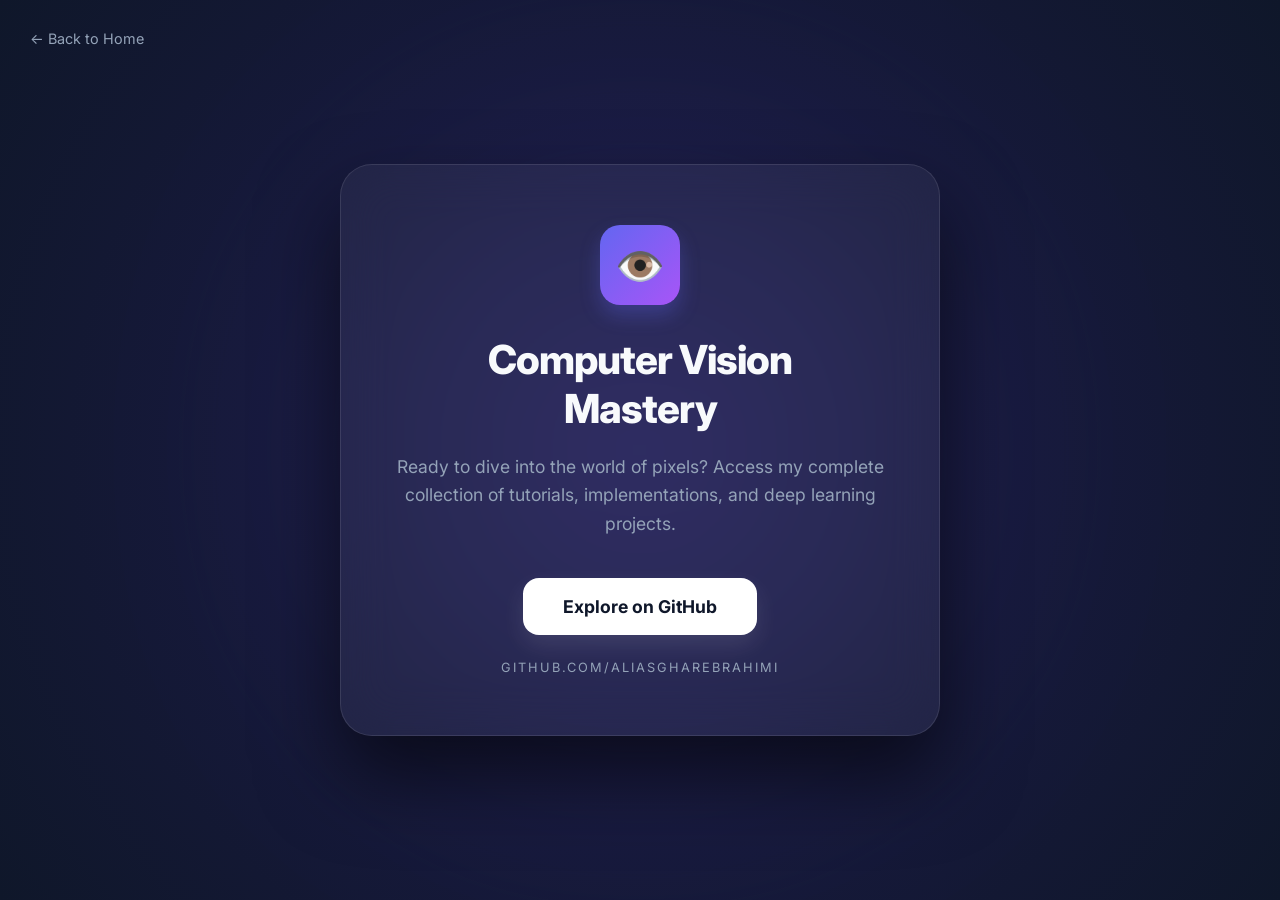
<file: training_CV.html>
<!DOCTYPE html>
<html lang="en">
<head>
    <meta charset="UTF-8">
    <meta name="viewport" content="width=device-width, initial-scale=1.0">
    <title>Computer Vision Tutorials | Ali Asghar</title>
    <style>
        @import url('https://fonts.googleapis.com/css2?family=Inter:wght@300;400;600;800&display=swap');

        :root {
            --primary: #6366f1;
            --secondary: #a855f7;
            --bg-dark: #0f172a;
            --glass: rgba(255, 255, 255, 0.03);
            --glass-border: rgba(255, 255, 255, 0.1);
            --text-main: #f8fafc;
            --text-dim: #94a3b8;
        }

        * { margin: 0; padding: 0; box-sizing: border-box; }

        body {
            font-family: 'Inter', sans-serif;
            background: radial-gradient(circle at center, #1e1b4b, #0f172a);
            color: var(--text-main);
            min-height: 100vh;
            display: flex;
            justify-content: center;
            align-items: center;
            overflow: hidden; /* جلوگیری از اسکرول برای تمرکز بیشتر */
        }

        /* افکت‌های نوری شناور در پس‌زمینه */
        .bg-glow {
            position: absolute;
            width: 500px;
            height: 500px;
            background: var(--primary);
            filter: blur(150px);
            border-radius: 50%;
            opacity: 0.15;
            z-index: -1;
            animation: float 10s infinite alternate;
        }

        @keyframes float {
            from { transform: translate(-20%, -20%); }
            to { transform: translate(20%, 20%); }
        }

        .main-card {
            background: rgba(255, 255, 255, 0.05);
            backdrop-filter: blur(25px);
            -webkit-backdrop-filter: blur(25px);
            border: 1px solid var(--glass-border);
            border-radius: 32px;
            padding: 60px 40px;
            text-align: center;
            max-width: 600px;
            width: 90%;
            box-shadow: 0 40px 80px rgba(0, 0, 0, 0.6);
            animation: slideUp 1s cubic-bezier(0.16, 1, 0.3, 1);
        }

        @keyframes slideUp {
            from { opacity: 0; transform: translateY(50px); }
            to { opacity: 1; transform: translateY(0); }
        }

        .icon-box {
            width: 80px;
            height: 80px;
            background: linear-gradient(135deg, var(--primary), var(--secondary));
            margin: 0 auto 30px;
            border-radius: 20px;
            display: flex;
            justify-content: center;
            align-items: center;
            font-size: 2.5rem;
            box-shadow: 0 10px 20px rgba(99, 102, 241, 0.3);
        }

        h1 {
            font-size: 2.5rem;
            font-weight: 800;
            margin-bottom: 20px;
            letter-spacing: -1px;
        }

        p {
            color: var(--text-dim);
            font-size: 1.1rem;
            line-height: 1.6;
            margin-bottom: 40px;
        }

        .cta-button {
            display: inline-block;
            text-decoration: none;
            background: #fff;
            color: #0f172a;
            padding: 18px 40px;
            border-radius: 16px;
            font-weight: 700;
            font-size: 1.1rem;
            transition: all 0.3s ease;
            box-shadow: 0 10px 25px rgba(255, 255, 255, 0.1);
        }

        .cta-button:hover {
            transform: translateY(-5px);
            box-shadow: 0 20px 40px rgba(255, 255, 255, 0.2);
            background: var(--primary);
            color: white;
        }

        .github-label {
            margin-top: 25px;
            display: block;
            font-size: 0.8rem;
            color: var(--text-dim);
            text-transform: uppercase;
            letter-spacing: 2px;
        }

        .back-home {
            position: absolute;
            top: 30px;
            left: 30px;
            text-decoration: none;
            color: var(--text-dim);
            font-size: 0.9rem;
            transition: color 0.3s;
        }

        .back-home:hover {
            color: white;
        }

        @media (max-width: 480px) {
            h1 { font-size: 1.8rem; }
            .main-card { padding: 40px 20px; }
        }
    </style>
</head>
<body>

    <div class="bg-glow"></div>

    <a href="index.html" class="back-home">← Back to Home</a>

    <main class="main-card">
        <div class="icon-box">👁️</div>
        <h1>Computer Vision<br>Mastery</h1>
        <p>Ready to dive into the world of pixels? Access my complete collection of tutorials, implementations, and deep learning projects.</p>
        
        <a href="https://github.com/aliasgharebrahimi/" target="_blank" class="cta-button">
            Explore on GitHub
        </a>

        <span class="github-label">github.com/aliasgharebrahimi</span>
    </main>

</body>
</html>
</file>
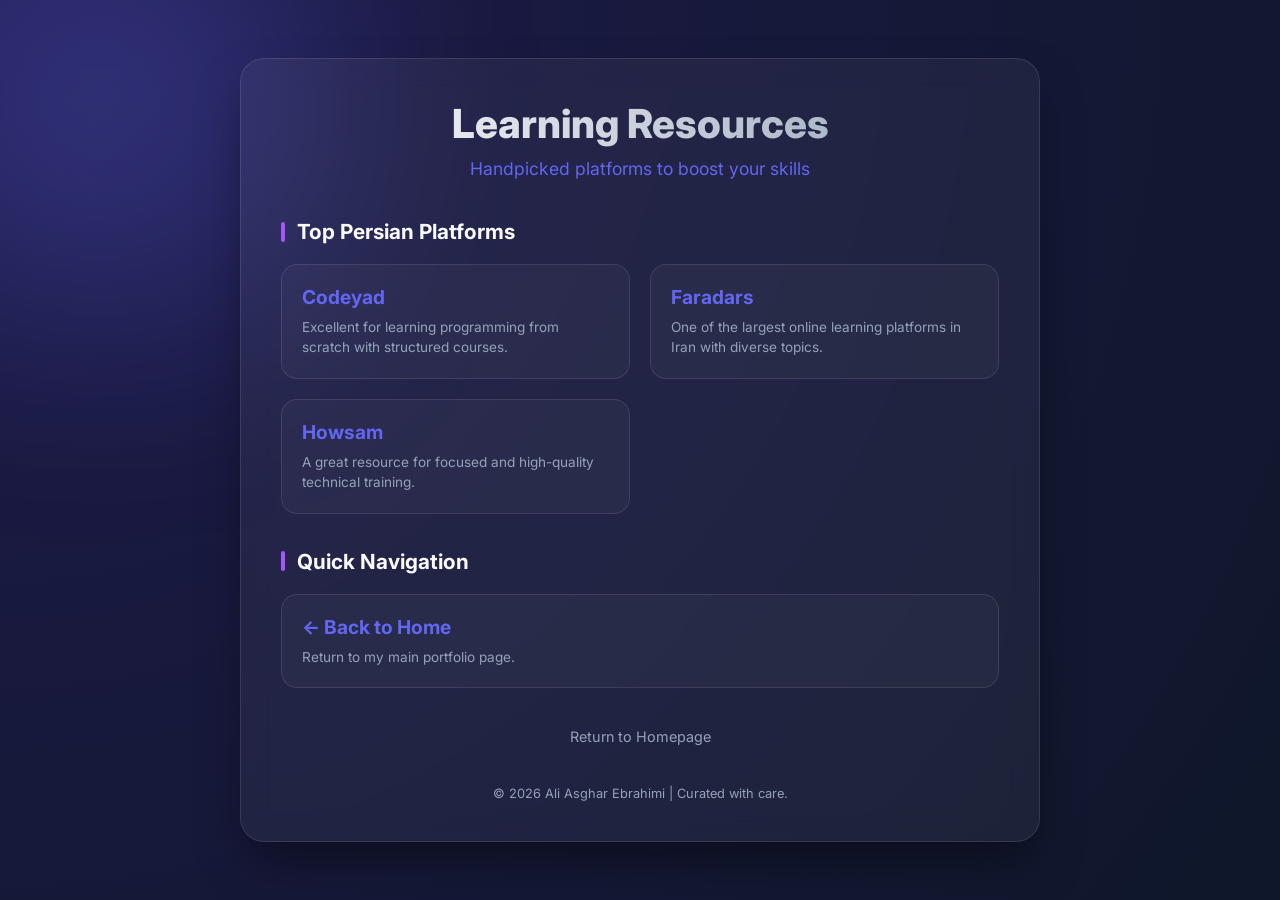
<file: Tutorials.html>
<!DOCTYPE html>
<html lang="en">
<head>
    <meta charset="UTF-8">
    <meta name="viewport" content="width=device-width, initial-scale=1.0">
    <title>Recommended Resources | Ali Asghar</title>
    <style>
        @import url('https://fonts.googleapis.com/css2?family=Inter:wght@300;400;600;800&display=swap');

        :root {
            --primary: #6366f1;
            --secondary: #a855f7;
            --bg-dark: #0f172a;
            --glass: rgba(255, 255, 255, 0.05);
            --glass-border: rgba(255, 255, 255, 0.1);
            --text-main: #f8fafc;
            --text-dim: #94a3b8;
        }

        * {
            margin: 0;
            padding: 0;
            box-sizing: border-box;
        }

        body {
            font-family: 'Inter', sans-serif;
            background: radial-gradient(circle at top left, #1e1b4b, #0f172a);
            color: var(--text-main);
            min-height: 100vh;
            display: flex;
            justify-content: center;
            align-items: center;
            padding: 40px 20px;
        }

        /* افکت‌های نوری پس‌زمینه */
        body::before {
            content: '';
            position: fixed;
            width: 400px;
            height: 400px;
            background: var(--primary);
            filter: blur(120px);
            top: -100px;
            left: -100px;
            opacity: 0.3;
            z-index: -1;
        }

        .glass-card {
            background: var(--glass);
            backdrop-filter: blur(15px);
            -webkit-backdrop-filter: blur(15px);
            border: 1px solid var(--glass-border);
            border-radius: 24px;
            padding: 40px;
            width: 100%;
            max-width: 800px;
            box-shadow: 0 25px 50px -12px rgba(0, 0, 0, 0.5);
            animation: fadeIn 0.8s ease-out;
        }

        @keyframes fadeIn {
            from { opacity: 0; transform: translateY(20px); }
            to { opacity: 1; transform: translateY(0); }
        }

        header {
            text-align: center;
            margin-bottom: 40px;
        }

        h1 {
            font-size: 2.5rem;
            font-weight: 800;
            background: linear-gradient(to right, #fff, #94a3b8);
            -webkit-background-clip: text;
            -webkit-text-fill-color: transparent;
        }

        .subtitle {
            color: var(--primary);
            font-size: 1.1rem;
            margin-top: 10px;
        }

        h2 {
            font-size: 1.3rem;
            margin: 35px 0 20px 0;
            display: flex;
            align-items: center;
            color: var(--text-main);
        }

        h2::before {
            content: '';
            display: inline-block;
            width: 4px;
            height: 20px;
            background: var(--secondary);
            margin-right: 12px;
            border-radius: 2px;
        }

        /* بخش کارت‌های سایت‌های آموزشی */
        .resource-grid {
            display: grid;
            grid-template-columns: repeat(auto-fit, minmax(240px, 1fr));
            gap: 20px;
        }

        .resource-item {
            background: rgba(255, 255, 255, 0.03);
            border: 1px solid var(--glass-border);
            padding: 20px;
            border-radius: 16px;
            text-decoration: none;
            color: var(--text-main);
            transition: all 0.3s ease;
            display: block;
        }

        .resource-item:hover {
            background: rgba(255, 255, 255, 0.08);
            transform: translateY(-5px);
            border-color: var(--primary);
        }

        .resource-item h3 {
            font-size: 1.2rem;
            margin-bottom: 8px;
            color: var(--primary);
        }

        .resource-item p {
            font-size: 0.85rem;
            color: var(--text-dim);
            line-height: 1.5;
        }

        .back-link {
            display: inline-block;
            margin-top: 40px;
            text-decoration: none;
            color: var(--text-dim);
            font-size: 0.9rem;
            transition: color 0.3s;
        }

        .back-link:hover {
            color: var(--white);
        }

        footer {
            margin-top: 40px;
            text-align: center;
            font-size: 0.8rem;
            color: var(--text-dim);
        }

        @media (max-width: 600px) {
            .glass-card { padding: 25px; }
            h1 { font-size: 2rem; }
        }
    </style>
</head>
<body>

    <div class="glass-card">
        <header>
            <h1>Learning Resources</h1>
            <p class="subtitle">Handpicked platforms to boost your skills</p>
        </header>

        <section>
            <h2>Top Persian Platforms</h2>
            <div class="resource-grid">
                <!-- سایت کدیاد -->
                <a href="https://codeyad.com" class="resource-item" target="_blank">
                    <h3>Codeyad</h3>
                    <p>Excellent for learning programming from scratch with structured courses.</p>
                </a>

                <!-- سایت فرادرس -->
                <a href="https://faradars.org" class="resource-item" target="_blank">
                    <h3>Faradars</h3>
                    <p>One of the largest online learning platforms in Iran with diverse topics.</p>
                </a>

                <!-- سایت هوسم -->
                <a href="https://howsam.org" class="resource-item" target="_blank">
                    <h3>Howsam</h3>
                    <p>A great resource for focused and high-quality technical training.</p>
                </a>
            </div>
        </section>

        <section>
            <h2>Quick Navigation</h2>
            <div class="resource-grid">
                <a href="index.html" class="resource-item">
                    <h3>&larr; Back to Home</h3>
                    <p>Return to my main portfolio page.</p>
                </a>
            </div>
        </section>

        <div style="text-align: center;">
            <a href="index.html" class="back-link">Return to Homepage</a>
        </div>

        <footer>
            <p>&copy; 2026 Ali Asghar Ebrahimi | Curated with care.</p>
        </footer>
    </div>

</body>
</html>
</file>
